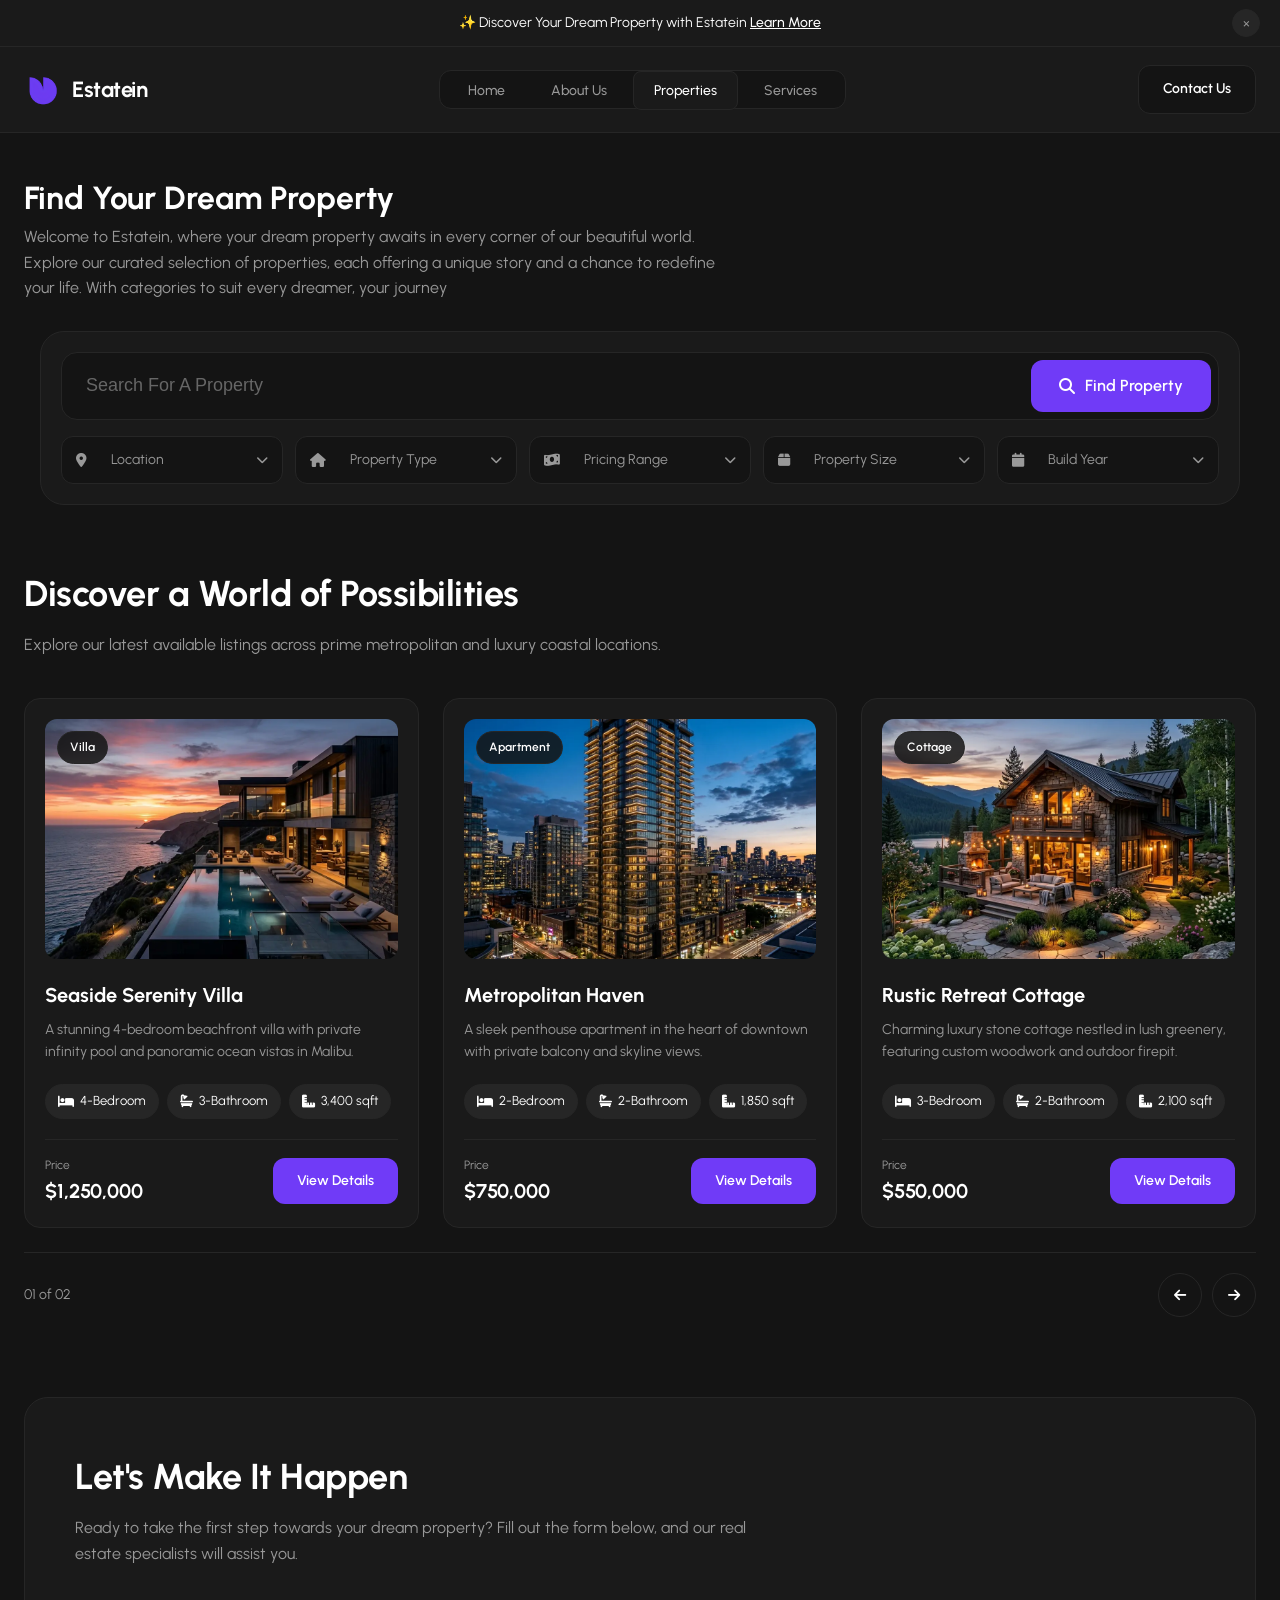
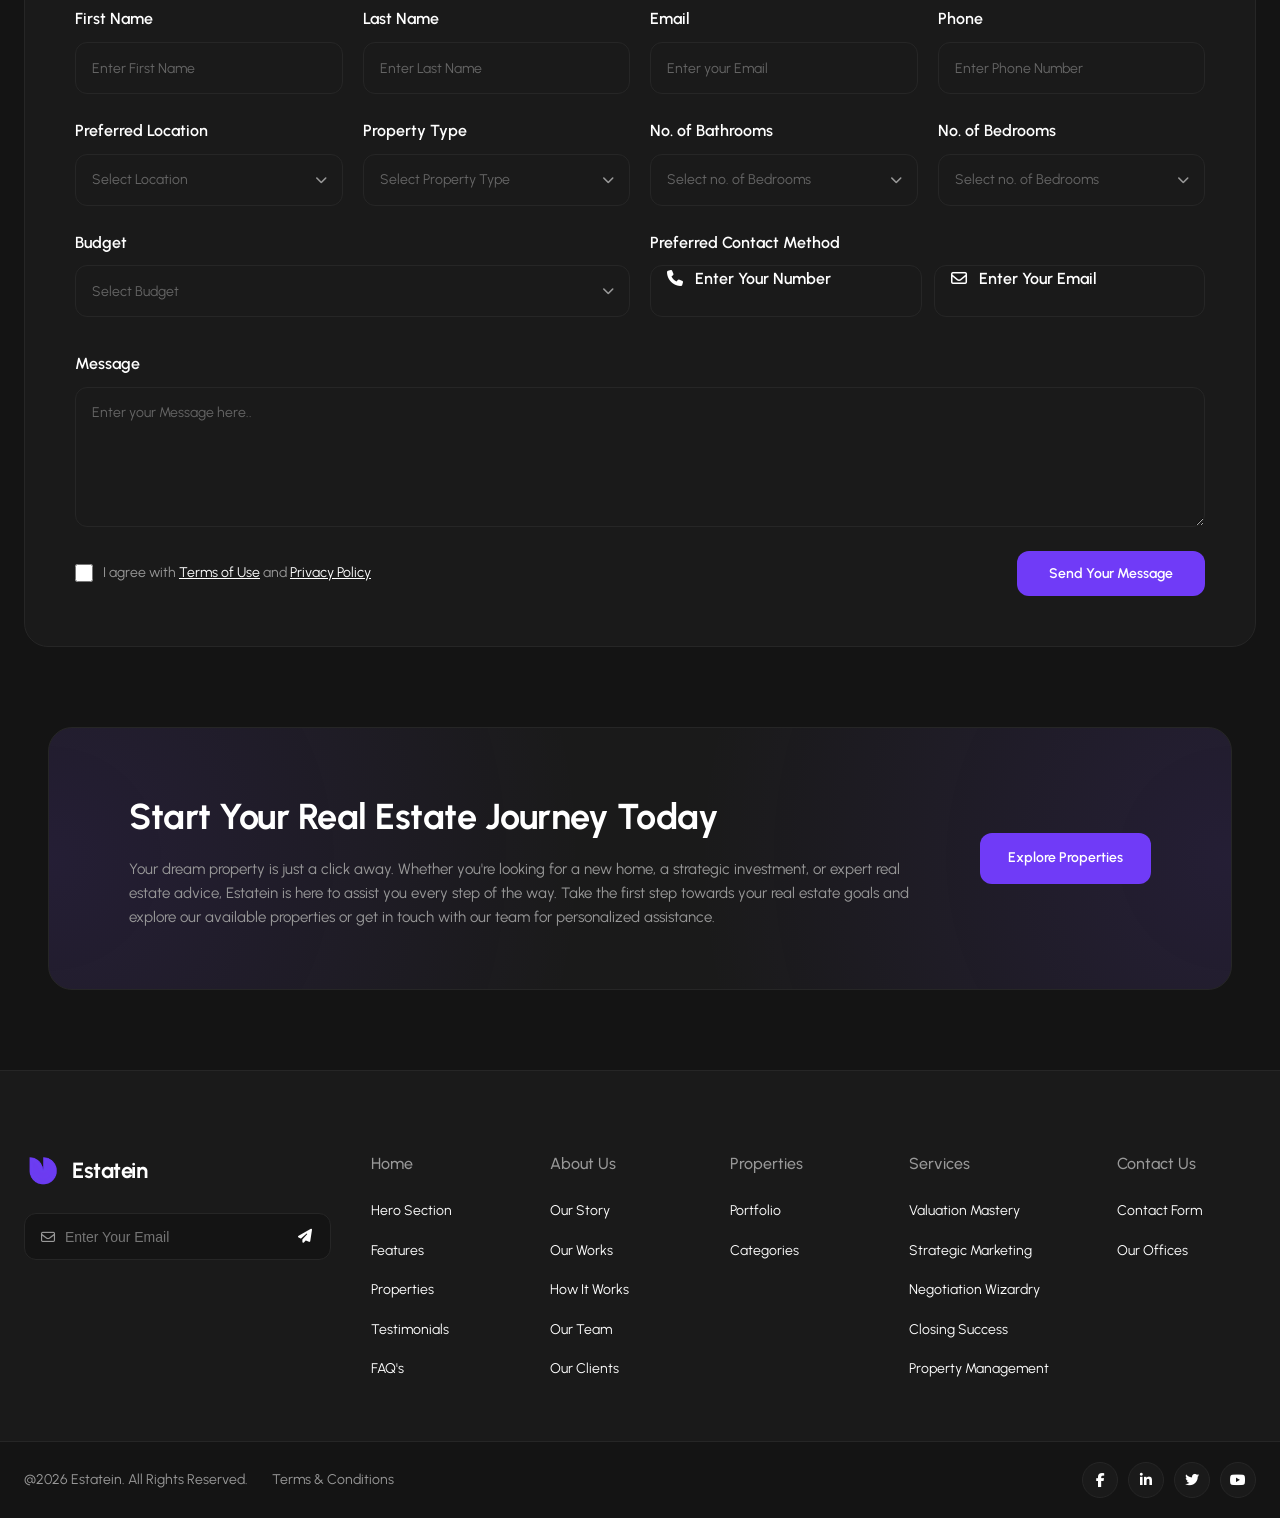
<file: properties.html>
<!DOCTYPE html>
<html lang="en">
<head>
    <meta charset="UTF-8">
    <meta name="viewport" content="width=device-width, initial-scale=1.0">
    <title>Find Luxury Properties & Real Estate Listings - Estatein</title>
    <meta name="description" content="Explore our extensive portfolio of coastal villas, metropolitan penthouses, rustic retreats, and luxury real estate properties for sale.">
    <meta name="keywords" content="Properties, Luxury Villas, Real Estate Catalog, Malibu Houses, Estatein">
    <meta property="og:title" content="Find Luxury Properties & Real Estate Listings - Estatein">
    <meta property="og:description" content="Explore our extensive portfolio of coastal villas, metropolitan penthouses, rustic retreats, and luxury real estate properties for sale.">
    <meta property="og:type" content="website">

    <link rel="preconnect" href="https://fonts.googleapis.com">
    <link rel="preconnect" href="https://fonts.gstatic.com" crossorigin>
    <link href="https://fonts.googleapis.com/css2?family=Urbanist:wght@300;400;500;600;700;800&display=swap" rel="stylesheet">
    <link rel="stylesheet" href="https://cdnjs.cloudflare.com/ajax/libs/font-awesome/6.4.0/css/all.min.css">
    <link rel="stylesheet" href="style.css">
    <link rel="stylesheet" href="assets/css/main.css">
</head>
<body>
<div class="announcement-bar">
    <span>✨ Discover Your Dream Property with Estatein <a href="properties.html">Learn More</a></span>
    <button class="dismiss-btn">&times;</button>
</div>

<header class="site-header">
    <div class="header-container">
        <a href="index.html" class="site-brand">
            <img src="assets/images/estatein-logo.png" alt="Estatein Logo" class="brand-logo-img">
            <span>Estatein</span>
        </a>
        <nav class="main-navigation">
            <ul class="nav-links">
                <li><a href="index.html">Home</a></li>
                <li><a href="about.html">About Us</a></li>
                <li><a href="properties.html" class="active">Properties</a></li>
                <li><a href="services.html">Services</a></li>
            </ul>
        </nav>
        <div class="header-actions">
            <a href="contact.html" class="btn btn-secondary">Contact Us</a>
            <button class="mobile-menu-toggle"><i class="fa-solid fa-bars"></i></button>
        </div>
    </div>
</header>

<main class="section-wrapper" style="padding-top: 40px;">
    <!-- Section 1: Hero Header & Filters -->
    <div class="section-header" style="margin-bottom: 30px;">
        <div class="section-title-group">
            <h1>Find Your Dream Property</h1>
            <p>Welcome to Estatein, where your dream property awaits in every corner of our beautiful world. Explore our curated selection of properties, each offering a unique story and a chance to redefine your life. With categories to suit every dreamer, your journey</p>
        </div>
    </div>

    <!-- Filter Search Container Box -->
    <div class="property-search-container">
        <!-- Search Input Bar (Row 1) -->
        <div class="search-input-row">
            <input type="text" id="property-keyword-search" class="search-main-input" placeholder="Search For A Property">
            <button class="btn btn-primary search-btn"><i class="fa-solid fa-magnifying-glass"></i> <span class="search-btn-text">Find Property</span></button>
        </div>

        <!-- Filter Dropdowns (Row 2) -->
        <div class="filter-dropdowns-row">
            <div class="filter-select-wrapper">
                <i class="fa-solid fa-location-dot filter-icon"></i>
                <select class="filter-select">
                    <option value="all">Location</option>
                    <option value="malibu">Malibu</option>
                    <option value="downtown">Downtown</option>
                </select>
                <i class="fa-solid fa-chevron-down arrow-icon"></i>
            </div>

            <div class="filter-select-wrapper">
                <i class="fa-solid fa-house filter-icon"></i>
                <select id="property-type-filter" class="filter-select">
                    <option value="all">Property Type</option>
                    <option value="villa">Villa</option>
                    <option value="apartment">Apartment</option>
                    <option value="cottage">Cottage</option>
                </select>
                <i class="fa-solid fa-chevron-down arrow-icon"></i>
            </div>

            <div class="filter-select-wrapper">
                <i class="fa-solid fa-money-bill-wave filter-icon"></i>
                <select id="property-price-filter" class="filter-select">
                    <option value="all">Pricing Range</option>
                    <option value="under-500k">Under $500,000</option>
                    <option value="500k-1m">$500,000 - $1,000,000</option>
                    <option value="above-1m">Above $1,000,000</option>
                </select>
                <i class="fa-solid fa-chevron-down arrow-icon"></i>
            </div>

            <div class="filter-select-wrapper">
                <i class="fa-solid fa-box filter-icon"></i>
                <select class="filter-select">
                    <option value="all">Property Size</option>
                    <option value="small">Under 2,000 sqft</option>
                    <option value="medium">2,000 - 3,500 sqft</option>
                    <option value="large">3,500+ sqft</option>
                </select>
                <i class="fa-solid fa-chevron-down arrow-icon"></i>
            </div>

            <div class="filter-select-wrapper">
                <i class="fa-solid fa-calendar filter-icon"></i>
                <select class="filter-select">
                    <option value="all">Build Year</option>
                    <option value="2024">2024</option>
                    <option value="2023">2023</option>
                    <option value="2022">2022</option>
                </select>
                <i class="fa-solid fa-chevron-down arrow-icon"></i>
            </div>
        </div>
    </div>

    <!-- Section 2: Discover a World of Possibilities -->
    <div class="section-header" style="margin-top: 60px;">
        <div class="section-title-group">
            <h2>Discover a World of Possibilities</h2>
            <p>Explore our latest available listings across prime metropolitan and luxury coastal locations.</p>
        </div>
    </div>

    <div class="properties-grid">
        <article class="property-card">
            <div class="property-image-container">
                <img src="assets/images/property-1.webp" alt="Seaside Serenity Villa">
                <span class="property-badge">Villa</span>
            </div>
            <div class="property-content">
                <h3 class="property-title">Seaside Serenity Villa</h3>
                <p class="property-description">A stunning 4-bedroom beachfront villa with private infinity pool and panoramic ocean vistas in Malibu.</p>
                <div class="property-features-row">
                    <span class="feature-pill"><i class="fa-solid fa-bed"></i> 4-Bedroom</span>
                    <span class="feature-pill"><i class="fa-solid fa-bath"></i> 3-Bathroom</span>
                    <span class="feature-pill"><i class="fa-solid fa-ruler-combined"></i> 3,400 sqft</span>
                </div>
                <div class="property-footer">
                    <div class="property-price-block">
                        <span class="price-label">Price</span>
                        <span class="price-val">$1,250,000</span>
                    </div>
                    <a href="property-details.html" class="btn btn-primary">View Details</a>
                </div>
            </div>
        </article>

        <article class="property-card">
            <div class="property-image-container">
                <img src="assets/images/property-2.webp" alt="Metropolitan Haven">
                <span class="property-badge">Apartment</span>
            </div>
            <div class="property-content">
                <h3 class="property-title">Metropolitan Haven</h3>
                <p class="property-description">A sleek penthouse apartment in the heart of downtown with private balcony and skyline views.</p>
                <div class="property-features-row">
                    <span class="feature-pill"><i class="fa-solid fa-bed"></i> 2-Bedroom</span>
                    <span class="feature-pill"><i class="fa-solid fa-bath"></i> 2-Bathroom</span>
                    <span class="feature-pill"><i class="fa-solid fa-ruler-combined"></i> 1,850 sqft</span>
                </div>
                <div class="property-footer">
                    <div class="property-price-block">
                        <span class="price-label">Price</span>
                        <span class="price-val">$750,000</span>
                    </div>
                    <a href="property-details.html" class="btn btn-primary">View Details</a>
                </div>
            </div>
        </article>

        <!-- Property 3 -->
        <article class="property-card">
            <div class="property-image-container">
                <img src="assets/images/property-3.webp" alt="Rustic Retreat Cottage">
                <span class="property-badge">Cottage</span>
            </div>
            <div class="property-content">
                <h3 class="property-title">Rustic Retreat Cottage</h3>
                <p class="property-description">Charming luxury stone cottage nestled in lush greenery, featuring custom woodwork and outdoor firepit.</p>
                <div class="property-features-row">
                    <span class="feature-pill"><i class="fa-solid fa-bed"></i> 3-Bedroom</span>
                    <span class="feature-pill"><i class="fa-solid fa-bath"></i> 2-Bathroom</span>
                    <span class="feature-pill"><i class="fa-solid fa-ruler-combined"></i> 2,100 sqft</span>
                </div>
                <div class="property-footer">
                    <div class="property-price-block">
                        <span class="price-label">Price</span>
                        <span class="price-val">$550,000</span>
                    </div>
                    <a href="property-details.html" class="btn btn-primary">View Details</a>
                </div>
            </div>
        </article>

        <!-- Property 4 -->
        <article class="property-card">
            <div class="property-image-container">
                <img src="assets/images/property-1.webp" alt="Coastal Horizon Manor">
                <span class="property-badge">Villa</span>
            </div>
            <div class="property-content">
                <h3 class="property-title">Coastal Horizon Manor</h3>
                <p class="property-description">Modern 5-bedroom luxury estate featuring private infinity pool, sunset deck, and direct beach access.</p>
                <div class="property-features-row">
                    <span class="feature-pill"><i class="fa-solid fa-bed"></i> 5-Bedroom</span>
                    <span class="feature-pill"><i class="fa-solid fa-bath"></i> 4-Bathroom</span>
                    <span class="feature-pill"><i class="fa-solid fa-ruler-combined"></i> 4,200 sqft</span>
                </div>
                <div class="property-footer">
                    <div class="property-price-block">
                        <span class="price-label">Price</span>
                        <span class="price-val">$2,100,000</span>
                    </div>
                    <a href="property-details.html" class="btn btn-primary">View Details</a>
                </div>
            </div>
        </article>

        <!-- Property 5 -->
        <article class="property-card">
            <div class="property-image-container">
                <img src="assets/images/property-2.webp" alt="Urban Heights Penthouse">
                <span class="property-badge">Apartment</span>
            </div>
            <div class="property-content">
                <h3 class="property-title">Urban Heights Penthouse</h3>
                <p class="property-description">Contemporary glass penthouse with panoramic city views, private elevator, and rooftop lounge.</p>
                <div class="property-features-row">
                    <span class="feature-pill"><i class="fa-solid fa-bed"></i> 3-Bedroom</span>
                    <span class="feature-pill"><i class="fa-solid fa-bath"></i> 3-Bathroom</span>
                    <span class="feature-pill"><i class="fa-solid fa-ruler-combined"></i> 2,800 sqft</span>
                </div>
                <div class="property-footer">
                    <div class="property-price-block">
                        <span class="price-label">Price</span>
                        <span class="price-val">$1,450,000</span>
                    </div>
                    <a href="property-details.html" class="btn btn-primary">View Details</a>
                </div>
            </div>
        </article>

        <!-- Property 6 -->
        <article class="property-card">
            <div class="property-image-container">
                <img src="assets/images/property-3.webp" alt="Alpine Timber Chalet">
                <span class="property-badge">Cottage</span>
            </div>
            <div class="property-content">
                <h3 class="property-title">Alpine Timber Chalet</h3>
                <p class="property-description">Secluded mountain retreat with heated stone floors, floor-to-ceiling glass, and forest views.</p>
                <div class="property-features-row">
                    <span class="feature-pill"><i class="fa-solid fa-bed"></i> 4-Bedroom</span>
                    <span class="feature-pill"><i class="fa-solid fa-bath"></i> 3-Bathroom</span>
                    <span class="feature-pill"><i class="fa-solid fa-ruler-combined"></i> 3,100 sqft</span>
                </div>
                <div class="property-footer">
                    <div class="property-price-block">
                        <span class="price-label">Price</span>
                        <span class="price-val">$980,000</span>
                    </div>
                    <a href="property-details.html" class="btn btn-primary">View Details</a>
                </div>
            </div>
        </article>
    </div>

    <!-- Section Footer Navigation -->
    <div class="section-footer-nav">
        <div class="pagination-controls-wrapper">
            <button class="page-btn prev-btn" aria-label="Previous"><i class="fa-solid fa-arrow-left"></i></button>
            <span class="pagination-info">01 of 02</span>
            <button class="page-btn next-btn" aria-label="Next"><i class="fa-solid fa-arrow-right"></i></button>
        </div>
    </div>

    <!-- Section 3: Let's Make It Happen -->
    <div class="inquiry-form-container" style="background: var(--bg-card); border: 1px solid var(--border-color); padding: 50px; border-radius: var(--radius-xl); margin-top: 80px; margin-bottom: 80px;">
        <div class="section-title-group" style="margin-bottom: 40px;">
            <h2>Let's Make It Happen</h2>
            <p>Ready to take the first step towards your dream property? Fill out the form below, and our real estate specialists will assist you.</p>
        </div>

        <form>
            <!-- Row 1: 4 Inputs -->
            <div class="form-grid-4">
                <div class="form-group">
                    <label>First Name</label>
                    <input type="text" class="form-control" placeholder="Enter First Name" required>
                </div>
                <div class="form-group">
                    <label>Last Name</label>
                    <input type="text" class="form-control" placeholder="Enter Last Name" required>
                </div>
                <div class="form-group">
                    <label>Email</label>
                    <input type="email" class="form-control" placeholder="Enter your Email" required>
                </div>
                <div class="form-group">
                    <label>Phone</label>
                    <input type="tel" class="form-control" placeholder="Enter Phone Number">
                </div>
            </div>

            <!-- Row 2: 4 Selects -->
            <div class="form-grid-4">
                <div class="form-group">
                    <label>Preferred Location</label>
                    <div class="form-select-wrapper">
                        <select class="form-control">
                            <option>Select Location</option>
                            <option>Malibu, California</option>
                            <option>Downtown Los Angeles</option>
                            <option>Miami, Florida</option>
                        </select>
                        <i class="fa-solid fa-chevron-down arrow-icon"></i>
                    </div>
                </div>
                <div class="form-group">
                    <label>Property Type</label>
                    <div class="form-select-wrapper">
                        <select class="form-control">
                            <option>Select Property Type</option>
                            <option>Villa</option>
                            <option>Apartment</option>
                            <option>Cottage</option>
                        </select>
                        <i class="fa-solid fa-chevron-down arrow-icon"></i>
                    </div>
                </div>
                <div class="form-group">
                    <label>No. of Bathrooms</label>
                    <div class="form-select-wrapper">
                        <select class="form-control">
                            <option>Select no. of Bedrooms</option>
                            <option>1 Bathroom</option>
                            <option>2 Bathrooms</option>
                            <option>3+ Bathrooms</option>
                        </select>
                        <i class="fa-solid fa-chevron-down arrow-icon"></i>
                    </div>
                </div>
                <div class="form-group">
                    <label>No. of Bedrooms</label>
                    <div class="form-select-wrapper">
                        <select class="form-control">
                            <option>Select no. of Bedrooms</option>
                            <option>1 Bedroom</option>
                            <option>2 Bedrooms</option>
                            <option>3+ Bedrooms</option>
                        </select>
                        <i class="fa-solid fa-chevron-down arrow-icon"></i>
                    </div>
                </div>
            </div>

            <!-- Row 3: Budget + Preferred Contact Method -->
            <div class="form-grid-2-2">
                <div class="form-group">
                    <label>Budget</label>
                    <div class="form-select-wrapper">
                        <select class="form-control">
                            <option>Select Budget</option>
                            <option>$300k - $500k</option>
                            <option>$500k - $1M</option>
                            <option>$1M - $3M</option>
                            <option>$3M+</option>
                        </select>
                        <i class="fa-solid fa-chevron-down arrow-icon"></i>
                    </div>
                </div>
                <div class="form-group">
                    <label>Preferred Contact Method</label>
                    <div class="contact-method-group">
                        <label class="contact-method-pill active">
                            <span><i class="fa-solid fa-phone" style="margin-right: 8px;"></i> Enter Your Number</span>
                            <input type="radio" name="contact_method" checked>
                            <span class="radio-dot"></span>
                        </label>
                        <label class="contact-method-pill">
                            <span><i class="fa-regular fa-envelope" style="margin-right: 8px;"></i> Enter Your Email</span>
                            <input type="radio" name="contact_method">
                            <span class="radio-dot"></span>
                        </label>
                    </div>
                </div>
            </div>

            <!-- Row 4: Message -->
            <div class="form-group">
                <label>Message</label>
                <textarea class="form-control" rows="5" placeholder="Enter your Message here.."></textarea>
            </div>

            <!-- Row 5: Footer -->
            <div class="form-footer-row">
                <label class="terms-checkbox">
                    <input type="checkbox" required>
                    <span>I agree with <a href="#">Terms of Use</a> and <a href="#">Privacy Policy</a></span>
                </label>
                <button type="submit" class="btn btn-primary" style="padding: 14px 32px;">Send Your Message</button>
            </div>
        </form>
    </div>
    <!-- CTA Section -->
    <section class="cta-section">
        <div class="cta-box">
            <div class="cta-content">
                <h2>Start Your Real Estate Journey Today</h2>
                <p>Your dream property is just a click away. Whether you're looking for a new home, a strategic investment, or expert real estate advice, Estatein is here to assist you every step of the way. Take the first step towards your real estate goals and explore our available properties or get in touch with our team for personalized assistance.</p>
            </div>
            <a href="properties.html" class="btn btn-primary">Explore Properties</a>
        </div>
    </section>

</main>

<footer class="site-footer">
    <div class="footer-container">
        <div class="footer-main-grid">
            <div class="footer-brand-col">
                <a href="index.html" class="site-brand">
                    <img src="assets/images/estatein-logo.png" alt="Estatein Logo" class="brand-logo-img">
                    <span>Estatein</span>
                </a>
                <form class="footer-newsletter-box">
                    <i class="fa-regular fa-envelope"></i>
                    <input type="email" placeholder="Enter Your Email" required>
                    <button type="submit" aria-label="Send"><i class="fa-solid fa-paper-plane"></i></button>
                </form>
            </div>
            <div class="footer-column">
                <h4>Home</h4>
                <ul>
                    <li><a href="index.html#hero">Hero Section</a></li>
                    <li><a href="index.html#features">Features</a></li>
                    <li><a href="index.html#properties">Properties</a></li>
                    <li><a href="index.html#testimonials">Testimonials</a></li>
                    <li><a href="index.html#faq">FAQ's</a></li>
                </ul>
            </div>
            <div class="footer-column">
                <h4>About Us</h4>
                <ul>
                    <li><a href="about.html">Our Story</a></li>
                    <li><a href="about.html">Our Works</a></li>
                    <li><a href="about.html">How It Works</a></li>
                    <li><a href="about.html">Our Team</a></li>
                    <li><a href="about.html">Our Clients</a></li>
                </ul>
            </div>
            <div class="footer-column">
                <h4>Properties</h4>
                <ul>
                    <li><a href="properties.html">Portfolio</a></li>
                    <li><a href="properties.html">Categories</a></li>
                </ul>
                <div class="footer-contact-mobile" style="display:none;">
                    <h4>Contact Us</h4>
                    <ul>
                        <li><a href="contact.html">Contact Form</a></li>
                        <li><a href="contact.html">Our Offices</a></li>
                    </ul>
                </div>
            </div>
            <div class="footer-column">
                <h4>Services</h4>
                <ul>
                    <li><a href="services.html">Valuation Mastery</a></li>
                    <li><a href="services.html">Strategic Marketing</a></li>
                    <li><a href="services.html">Negotiation Wizardry</a></li>
                    <li><a href="services.html">Closing Success</a></li>
                    <li><a href="services.html">Property Management</a></li>
                </ul>
            </div>
            <div class="footer-column">
                <h4>Contact Us</h4>
                <ul>
                    <li><a href="contact.html">Contact Form</a></li>
                    <li><a href="contact.html">Our Offices</a></li>
                </ul>
            </div>
        </div>
    </div>
    <div class="footer-bottom-bar">
        <div class="footer-bottom-container">
            <div class="footer-bottom-left">
                <span>@2026 Estatein. All Rights Reserved.</span>
                <a href="#">Terms &amp; Conditions</a>
            </div>
            <div class="social-links">
                <a href="#" class="social-icon-btn" aria-label="Facebook"><i class="fa-brands fa-facebook-f"></i></a>
                <a href="#" class="social-icon-btn" aria-label="LinkedIn"><i class="fa-brands fa-linkedin-in"></i></a>
                <a href="#" class="social-icon-btn" aria-label="Twitter"><i class="fa-brands fa-twitter"></i></a>
                <a href="#" class="social-icon-btn" aria-label="YouTube"><i class="fa-brands fa-youtube"></i></a>
            </div>
        </div>
    </div>
</footer>
<script src="assets/js/main.js"></script>
</body>
</html>
</file>
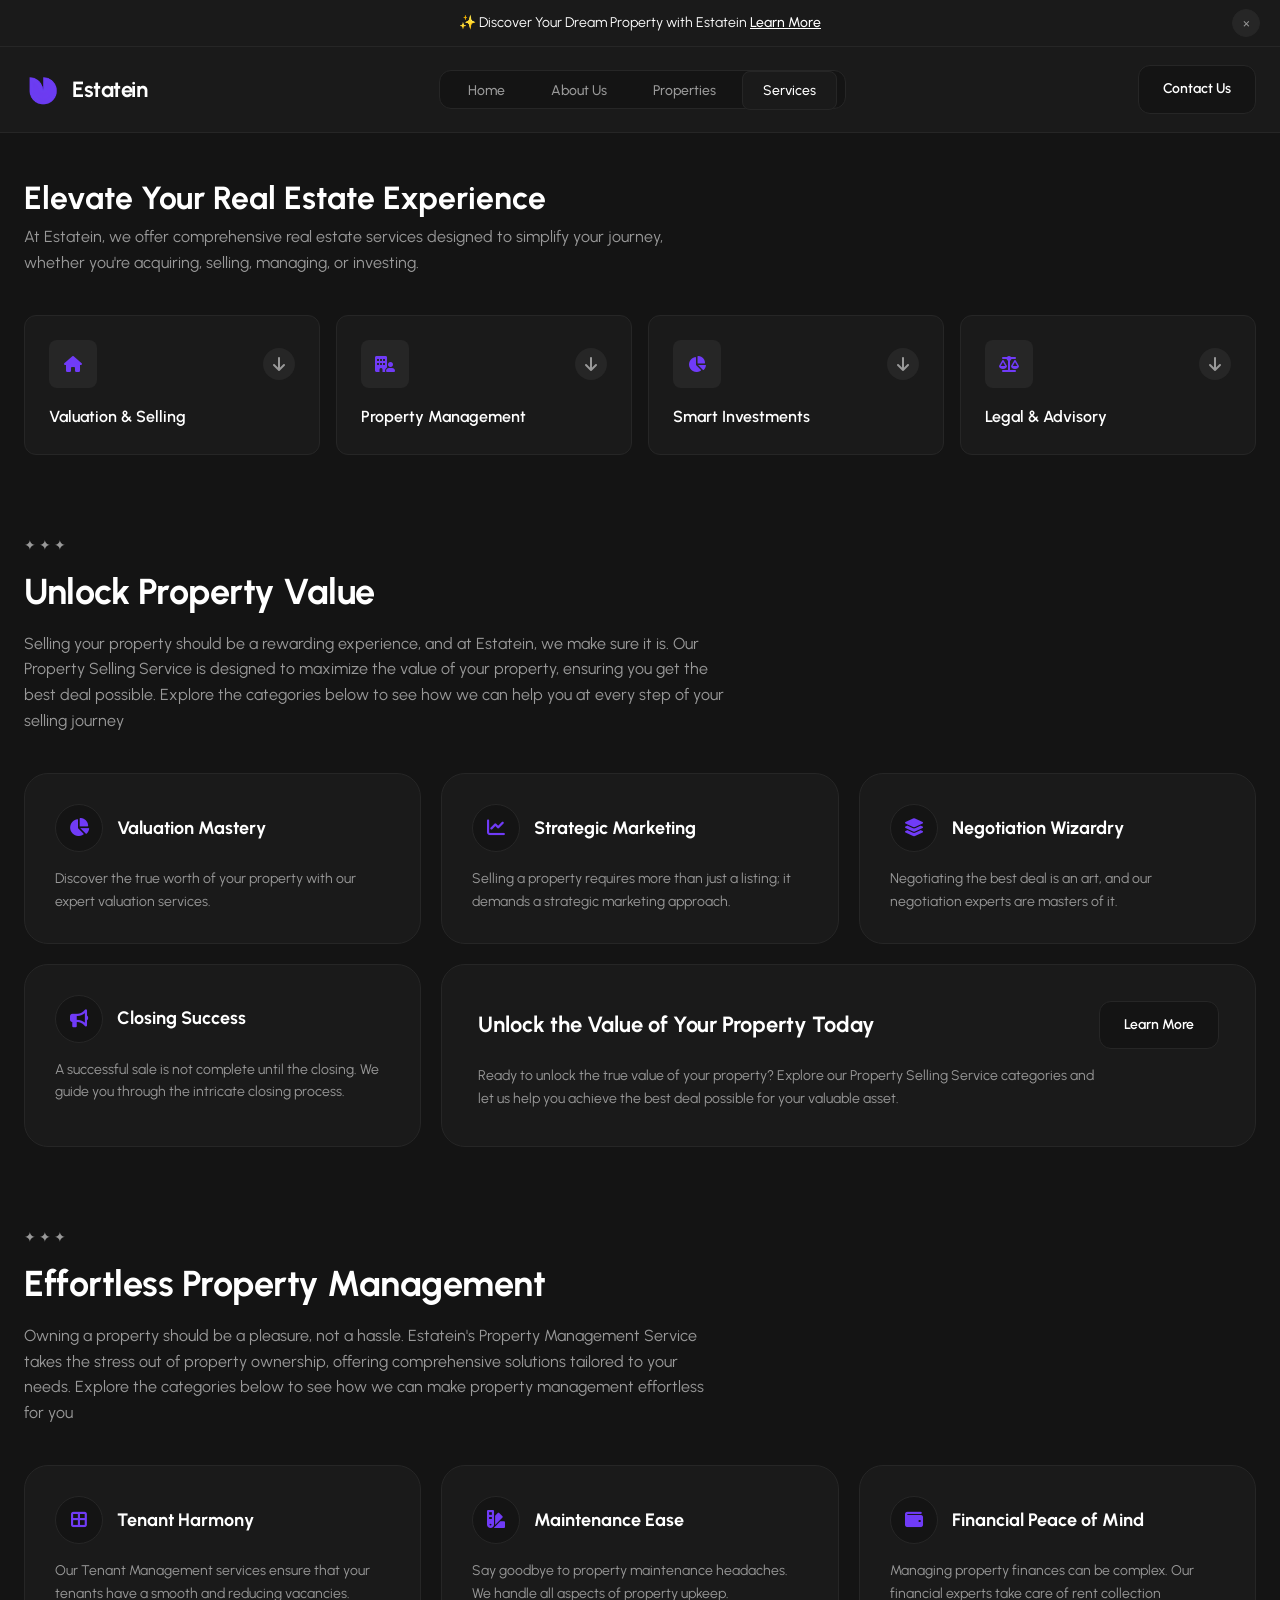
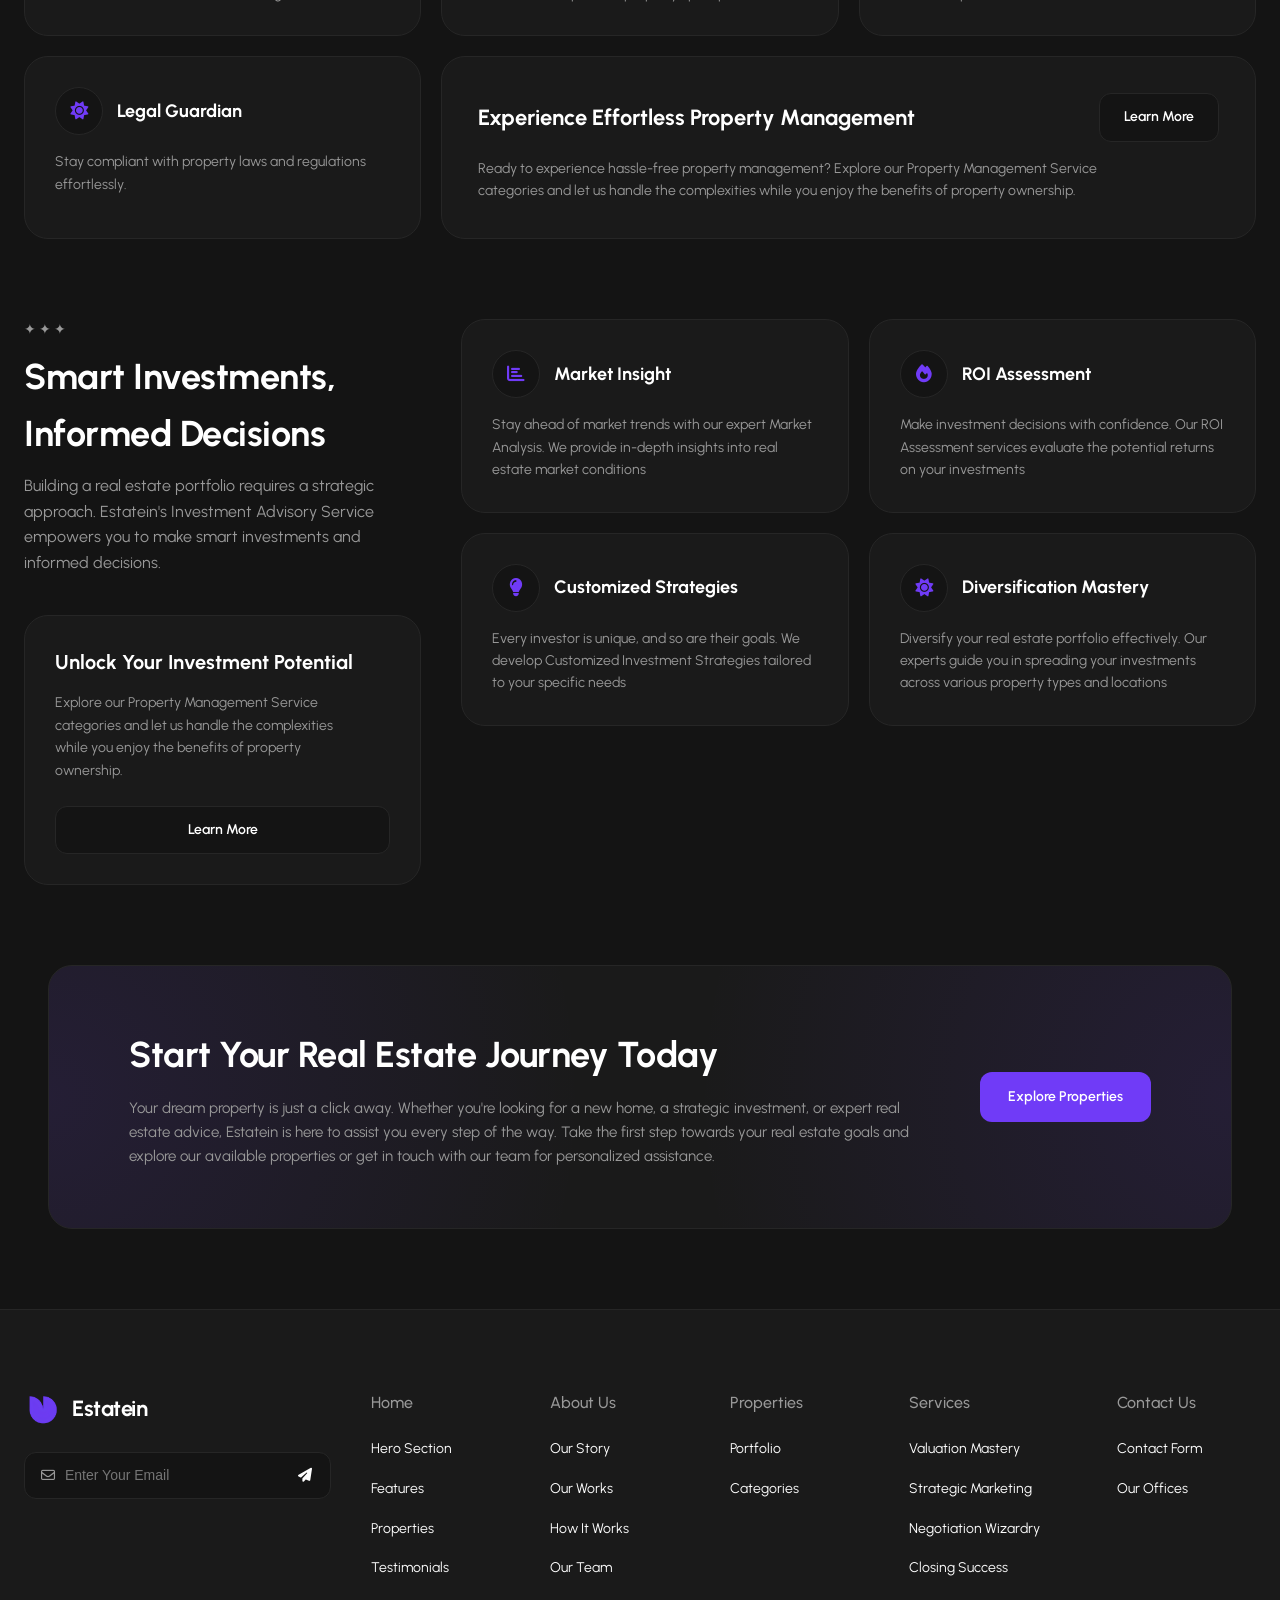
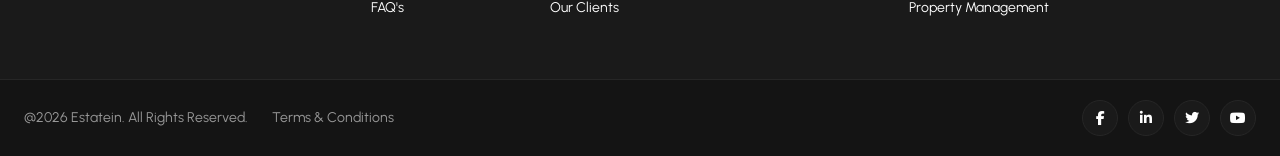
<file: services.html>
<!DOCTYPE html>
<html lang="en">
<head>
    <meta charset="UTF-8">
    <meta name="viewport" content="width=device-width, initial-scale=1.0">
    <title>Property Valuation, Marketing & Management Services - Estatein</title>
    <meta name="description" content="Discover Estatein's comprehensive real estate services including valuation mastery, strategic marketing, negotiation wizardry, and property management.">
    <meta name="keywords" content="Property Valuation, Real Estate Marketing, Property Management, Investment Advisory, Estatein">
    <meta property="og:title" content="Property Valuation, Marketing & Management Services - Estatein">
    <meta property="og:description" content="Discover Estatein's comprehensive real estate services including valuation mastery, strategic marketing, negotiation wizardry, and property management.">

    <link rel="preconnect" href="https://fonts.googleapis.com">
    <link rel="preconnect" href="https://fonts.gstatic.com" crossorigin>
    <link href="https://fonts.googleapis.com/css2?family=Urbanist:wght@300;400;500;600;700;800&display=swap" rel="stylesheet">
    <link rel="stylesheet" href="https://cdnjs.cloudflare.com/ajax/libs/font-awesome/6.4.0/css/all.min.css">
    <link rel="stylesheet" href="style.css">
    <link rel="stylesheet" href="assets/css/main.css">
</head>
<body>
<div class="announcement-bar">
    <span>✨ Discover Your Dream Property with Estatein <a href="properties.html">Learn More</a></span>
    <button class="dismiss-btn">&times;</button>
</div>

<header class="site-header">
    <div class="header-container">
        <a href="index.html" class="site-brand">
            <img src="assets/images/estatein-logo.png" alt="Estatein Logo" class="brand-logo-img">
            <span>Estatein</span>
        </a>
        <nav class="main-navigation">
            <ul class="nav-links">
                <li><a href="index.html">Home</a></li>
                <li><a href="about.html">About Us</a></li>
                <li><a href="properties.html">Properties</a></li>
                <li><a href="services.html" class="active">Services</a></li>
            </ul>
        </nav>
        <div class="header-actions">
            <a href="contact.html" class="btn btn-secondary">Contact Us</a>
            <button class="mobile-menu-toggle"><i class="fa-solid fa-bars"></i></button>
        </div>
    </div>
</header>

<main class="section-wrapper" style="padding-top: 40px;">
    <!-- 1. Hero Header -->
    <div class="section-header">
        <div class="section-title-group">
            <h1>Elevate Your Real Estate Experience</h1>
            <p>At Estatein, we offer comprehensive real estate services designed to simplify your journey, whether you're acquiring, selling, managing, or investing.</p>
        </div>
    </div>

    <div class="feature-strip-grid" style="margin-bottom: 80px;">
        <div class="feature-card">
            <div class="feature-card-header">
                <div class="feature-icon"><i class="fa-solid fa-house"></i></div>
                <a href="#selling" class="feature-arrow"><i class="fa-solid fa-arrow-down"></i></a>
            </div>
            <h3 class="feature-title">Valuation &amp; Selling</h3>
        </div>

        <div class="feature-card">
            <div class="feature-card-header">
                <div class="feature-icon"><i class="fa-solid fa-building-user"></i></div>
                <a href="#management" class="feature-arrow"><i class="fa-solid fa-arrow-down"></i></a>
            </div>
            <h3 class="feature-title">Property Management</h3>
        </div>

        <div class="feature-card">
            <div class="feature-card-header">
                <div class="feature-icon"><i class="fa-solid fa-chart-pie"></i></div>
                <a href="#investments" class="feature-arrow"><i class="fa-solid fa-arrow-down"></i></a>
            </div>
            <h3 class="feature-title">Smart Investments</h3>
        </div>

        <div class="feature-card">
            <div class="feature-card-header">
                <div class="feature-icon"><i class="fa-solid fa-scale-balanced"></i></div>
                <a href="#advisory" class="feature-arrow"><i class="fa-solid fa-arrow-down"></i></a>
            </div>
            <h3 class="feature-title">Legal &amp; Advisory</h3>
        </div>
    </div>

    <!-- 2. Unlock Property Value -->
    <section id="selling" style="margin-bottom: 80px;">
        <div class="section-header">
            <div class="section-title-group">
                <div style="color: var(--text-muted); font-size: 14px; margin-bottom: 6px;">✦ ✦ ✦</div>
                <h2>Unlock Property Value</h2>
                <p>Selling your property should be a rewarding experience, and at Estatein, we make sure it is. Our Property Selling Service is designed to maximize the value of your property, ensuring you get the best deal possible. Explore the categories below to see how we can help you at every step of your selling journey</p>
            </div>
        </div>

        <div class="services-5grid">
            <div class="service-card">
                <div class="service-card-header">
                    <div class="service-icon-circle"><i class="fa-solid fa-chart-pie"></i></div>
                    <h3>Valuation Mastery</h3>
                </div>
                <p>Discover the true worth of your property with our expert valuation services.</p>
            </div>

            <div class="service-card">
                <div class="service-card-header">
                    <div class="service-icon-circle"><i class="fa-solid fa-chart-line"></i></div>
                    <h3>Strategic Marketing</h3>
                </div>
                <p>Selling a property requires more than just a listing; it demands a strategic marketing approach.</p>
            </div>

            <div class="service-card">
                <div class="service-card-header">
                    <div class="service-icon-circle"><i class="fa-solid fa-layer-group"></i></div>
                    <h3>Negotiation Wizardry</h3>
                </div>
                <p>Negotiating the best deal is an art, and our negotiation experts are masters of it.</p>
            </div>

            <div class="service-card">
                <div class="service-card-header">
                    <div class="service-icon-circle"><i class="fa-solid fa-bullhorn"></i></div>
                    <h3>Closing Success</h3>
                </div>
                <p>A successful sale is not complete until the closing. We guide you through the intricate closing process.</p>
            </div>

            <div class="service-banner-card">
                <div class="service-banner-header">
                    <h3>Unlock the Value of Your Property Today</h3>
                    <a href="contact.html" class="btn btn-secondary">Learn More</a>
                </div>
                <p>Ready to unlock the true value of your property? Explore our Property Selling Service categories and let us help you achieve the best deal possible for your valuable asset.</p>
            </div>
        </div>
    </section>

    <!-- 3. Effortless Property Management -->
    <section id="management" style="margin-bottom: 80px;">
        <div class="section-header">
            <div class="section-title-group">
                <div style="color: var(--text-muted); font-size: 14px; margin-bottom: 6px;">✦ ✦ ✦</div>
                <h2>Effortless Property Management</h2>
                <p>Owning a property should be a pleasure, not a hassle. Estatein's Property Management Service takes the stress out of property ownership, offering comprehensive solutions tailored to your needs. Explore the categories below to see how we can make property management effortless for you</p>
            </div>
        </div>

        <div class="services-5grid">
            <div class="service-card">
                <div class="service-card-header">
                    <div class="service-icon-circle"><i class="fa-solid fa-border-all"></i></div>
                    <h3>Tenant Harmony</h3>
                </div>
                <p>Our Tenant Management services ensure that your tenants have a smooth and reducing vacancies.</p>
            </div>

            <div class="service-card">
                <div class="service-card-header">
                    <div class="service-icon-circle"><i class="fa-solid fa-swatchbook"></i></div>
                    <h3>Maintenance Ease</h3>
                </div>
                <p>Say goodbye to property maintenance headaches. We handle all aspects of property upkeep.</p>
            </div>

            <div class="service-card">
                <div class="service-card-header">
                    <div class="service-icon-circle"><i class="fa-solid fa-wallet"></i></div>
                    <h3>Financial Peace of Mind</h3>
                </div>
                <p>Managing property finances can be complex. Our financial experts take care of rent collection</p>
            </div>

            <div class="service-card">
                <div class="service-card-header">
                    <div class="service-icon-circle"><i class="fa-solid fa-sun"></i></div>
                    <h3>Legal Guardian</h3>
                </div>
                <p>Stay compliant with property laws and regulations effortlessly.</p>
            </div>

            <div class="service-banner-card">
                <div class="service-banner-header">
                    <h3>Experience Effortless Property Management</h3>
                    <a href="contact.html" class="btn btn-secondary">Learn More</a>
                </div>
                <p>Ready to experience hassle-free property management? Explore our Property Management Service categories and let us handle the complexities while you enjoy the benefits of property ownership.</p>
            </div>
        </div>
    </section>

    <!-- 4. Smart Investments, Informed Decisions -->
    <section id="investments" class="investments-layout-section" style="margin-bottom: 80px;">
        <div class="investments-left-col">
            <div class="section-title-group" style="margin-bottom: 30px;">
                <div style="color: var(--text-muted); font-size: 14px; margin-bottom: 6px;">✦ ✦ ✦</div>
                <h2>Smart Investments, Informed Decisions</h2>
                <p>Building a real estate portfolio requires a strategic approach. Estatein's Investment Advisory Service empowers you to make smart investments and informed decisions.</p>
            </div>

            <div class="service-banner-card investment-banner">
                <h3>Unlock Your Investment Potential</h3>
                <p style="margin-top: 14px; margin-bottom: 24px;">Explore our Property Management Service categories and let us handle the complexities while you enjoy the benefits of property ownership.</p>
                <a href="contact.html" class="btn btn-secondary" style="width: 100%; text-align: center; justify-content: center;">Learn More</a>
            </div>
        </div>

        <div class="investments-right-grid">
            <div class="service-card">
                <div class="service-card-header">
                    <div class="service-icon-circle"><i class="fa-solid fa-chart-bar"></i></div>
                    <h3>Market Insight</h3>
                </div>
                <p>Stay ahead of market trends with our expert Market Analysis. We provide in-depth insights into real estate market conditions</p>
            </div>

            <div class="service-card">
                <div class="service-card-header">
                    <div class="service-icon-circle"><i class="fa-solid fa-fire"></i></div>
                    <h3>ROI Assessment</h3>
                </div>
                <p>Make investment decisions with confidence. Our ROI Assessment services evaluate the potential returns on your investments</p>
            </div>

            <div class="service-card">
                <div class="service-card-header">
                    <div class="service-icon-circle"><i class="fa-solid fa-lightbulb"></i></div>
                    <h3>Customized Strategies</h3>
                </div>
                <p>Every investor is unique, and so are their goals. We develop Customized Investment Strategies tailored to your specific needs</p>
            </div>

            <div class="service-card">
                <div class="service-card-header">
                    <div class="service-icon-circle"><i class="fa-solid fa-sun"></i></div>
                    <h3>Diversification Mastery</h3>
                </div>
                <p>Diversify your real estate portfolio effectively. Our experts guide you in spreading your investments across various property types and locations</p>
            </div>
        </div>
    </section>

    <!-- CTA Section -->
    <section class="cta-section">
        <div class="cta-box">
            <div class="cta-content">
                <h2>Start Your Real Estate Journey Today</h2>
                <p>Your dream property is just a click away. Whether you're looking for a new home, a strategic investment, or expert real estate advice, Estatein is here to assist you every step of the way. Take the first step towards your real estate goals and explore our available properties or get in touch with our team for personalized assistance.</p>
            </div>
            <a href="properties.html" class="btn btn-primary">Explore Properties</a>
        </div>
    </section>

</main>

<footer class="site-footer">
    <div class="footer-container">
        <div class="footer-main-grid">
            <div class="footer-brand-col">
                <a href="index.html" class="site-brand">
                    <img src="assets/images/estatein-logo.png" alt="Estatein Logo" class="brand-logo-img">
                    <span>Estatein</span>
                </a>
                <form class="footer-newsletter-box">
                    <i class="fa-regular fa-envelope"></i>
                    <input type="email" placeholder="Enter Your Email" required>
                    <button type="submit" aria-label="Send"><i class="fa-solid fa-paper-plane"></i></button>
                </form>
            </div>
            <div class="footer-column">
                <h4>Home</h4>
                <ul>
                    <li><a href="index.html#hero">Hero Section</a></li>
                    <li><a href="index.html#features">Features</a></li>
                    <li><a href="index.html#properties">Properties</a></li>
                    <li><a href="index.html#testimonials">Testimonials</a></li>
                    <li><a href="index.html#faq">FAQ's</a></li>
                </ul>
            </div>
            <div class="footer-column">
                <h4>About Us</h4>
                <ul>
                    <li><a href="about.html">Our Story</a></li>
                    <li><a href="about.html">Our Works</a></li>
                    <li><a href="about.html">How It Works</a></li>
                    <li><a href="about.html">Our Team</a></li>
                    <li><a href="about.html">Our Clients</a></li>
                </ul>
            </div>
            <div class="footer-column">
                <h4>Properties</h4>
                <ul>
                    <li><a href="properties.html">Portfolio</a></li>
                    <li><a href="properties.html">Categories</a></li>
                </ul>
                <div class="footer-contact-mobile" style="display:none;">
                    <h4>Contact Us</h4>
                    <ul>
                        <li><a href="contact.html">Contact Form</a></li>
                        <li><a href="contact.html">Our Offices</a></li>
                    </ul>
                </div>
            </div>
            <div class="footer-column">
                <h4>Services</h4>
                <ul>
                    <li><a href="services.html">Valuation Mastery</a></li>
                    <li><a href="services.html">Strategic Marketing</a></li>
                    <li><a href="services.html">Negotiation Wizardry</a></li>
                    <li><a href="services.html">Closing Success</a></li>
                    <li><a href="services.html">Property Management</a></li>
                </ul>
            </div>
            <div class="footer-column">
                <h4>Contact Us</h4>
                <ul>
                    <li><a href="contact.html">Contact Form</a></li>
                    <li><a href="contact.html">Our Offices</a></li>
                </ul>
            </div>
        </div>
    </div>
    <div class="footer-bottom-bar">
        <div class="footer-bottom-container">
            <div class="footer-bottom-left">
                <span>@2026 Estatein. All Rights Reserved.</span>
                <a href="#">Terms &amp; Conditions</a>
            </div>
            <div class="social-links">
                <a href="#" class="social-icon-btn" aria-label="Facebook"><i class="fa-brands fa-facebook-f"></i></a>
                <a href="#" class="social-icon-btn" aria-label="LinkedIn"><i class="fa-brands fa-linkedin-in"></i></a>
                <a href="#" class="social-icon-btn" aria-label="Twitter"><i class="fa-brands fa-twitter"></i></a>
                <a href="#" class="social-icon-btn" aria-label="YouTube"><i class="fa-brands fa-youtube"></i></a>
            </div>
        </div>
    </div>
</footer>
<script src="assets/js/main.js"></script>
</body>
</html>
</file>
<file: style.css>
/*
Theme Name: Estatein Custom Real Estate
Theme URI: https://estatein.example.com
Author: Antigravity WP Engineering
Author URI: https://antigravity.dev
Description: High-fidelity, luxury dark-theme custom WordPress theme built from Figma design specifications. Fully responsive, ACF & Custom Post Type ready.
Version: 1.0.0
License: GNU General Public License v2 or later
License URI: http://www.gnu.org/licenses/gpl-2.0.html
Text Domain: estatein
Tags: real-estate, custom-theme, dark-mode, responsive-layout, custom-post-types, acf
*/

/* CSS Reset & Variables */
:root {
    --bg-main: #141414;
    --bg-card: #1A1A1A;
    --bg-elevated: #262626;
    --bg-input: #141414;
    --border-color: #262626;
    --border-hover: #333333;
    --primary: #703BF7;
    --primary-hover: #5E2BE2;
    --primary-light: rgba(112, 59, 247, 0.12);
    --text-main: #FFFFFF;
    --text-muted: #999999;
    --text-dim: #666666;
    --star-gold: #FFE500;
    --font-heading: 'Urbanist', -apple-system, BlinkMacSystemFont, 'Segoe UI', Roboto, sans-serif;
    --font-body: 'Urbanist', -apple-system, BlinkMacSystemFont, 'Segoe UI', Roboto, sans-serif;
    --radius-sm: 8px;
    --radius-md: 12px;
    --radius-lg: 16px;
    --radius-xl: 24px;
    --radius-full: 9999px;
    --shadow-card: 0 10px 30px rgba(0, 0, 0, 0.3);
    --transition: all 0.25s cubic-bezier(0.4, 0, 0.2, 1);
}

*, *::before, *::after {
    box-sizing: border-box;
    margin: 0;
    padding: 0;
}

body {
    background-color: var(--bg-main);
    color: var(--text-main);
    font-family: var(--font-body);
    font-size: 16px;
    line-height: 1.6;
    -webkit-font-smoothing: antialiased;
    -moz-osx-font-smoothing: grayscale;
    overflow-x: hidden;
}

a {
    color: inherit;
    text-decoration: none;
    transition: var(--transition);
}

button {
    font-family: inherit;
    cursor: pointer;
    border: none;
    background: none;
    color: inherit;
}

img {
    max-width: 100%;
    height: auto;
    display: block;
}
</file>
<file: assets/css/main.css>
/* ==========================================================================
   Estatein WordPress Theme Main Stylesheet (Complete Design System)
   ========================================================================== */

/* --------------------------------------------------------------------------
   Top Announcement Bar
   -------------------------------------------------------------------------- */
.announcement-bar {
    background-color: var(--bg-card);
    border-bottom: 1px solid var(--border-color);
    padding: 12px 24px;
    text-align: center;
    font-size: 14px;
    color: var(--text-main);
    position: relative;
    display: flex;
    align-items: center;
    justify-content: center;
    gap: 12px;
}

.announcement-bar a {
    text-decoration: underline;
    color: var(--text-main);
    font-weight: 500;
}

.announcement-bar .dismiss-btn {
    position: absolute;
    right: 20px;
    top: 50%;
    transform: translateY(-50%);
    background: var(--bg-elevated);
    border: 1px solid var(--border-color);
    color: var(--text-muted);
    width: 28px;
    height: 28px;
    border-radius: var(--radius-full);
    display: flex;
    align-items: center;
    justify-content: center;
    font-size: 14px;
    transition: var(--transition);
}

.announcement-bar .dismiss-btn:hover {
    color: var(--text-main);
    background: var(--border-color);
}

/* --------------------------------------------------------------------------
   Header Navbar
   -------------------------------------------------------------------------- */
.site-header {
    background-color: var(--bg-card);
    border-bottom: 1px solid var(--border-color);
    position: sticky;
    top: 0;
    z-index: 1000;
    backdrop-filter: blur(10px);
}

.header-container {
    max-width: 1280px;
    margin: 0 auto;
    padding: 18px 24px;
    display: flex;
    align-items: center;
    justify-content: space-between;
}

.site-brand {
    display: flex;
    align-items: center;
    gap: 10px;
    font-size: 22px;
    font-weight: 700;
    letter-spacing: -0.5px;
}

.brand-icon,
.brand-logo-img {
    height: 38px !important;
    width: auto !important;
    max-height: 38px !important;
    object-fit: contain !important;
    display: inline-block !important;
}

.main-navigation {
    display: flex;
    align-items: center;
    gap: 10px;
}

.nav-links {
    display: flex;
    list-style: none;
    gap: 6px;
    background: var(--bg-main);
    padding: 6px 8px;
    border-radius: var(--radius-md);
    border: 1px solid var(--border-color);
}

.nav-links a {
    padding: 10px 20px;
    border-radius: var(--radius-sm);
    font-size: 14px;
    font-weight: 500;
    color: var(--text-muted);
}

.nav-links a:hover,
.nav-links a.active {
    color: var(--text-main);
    background: var(--bg-card);
    border: 1px solid var(--border-color);
}

.header-actions {
    display: flex;
    align-items: center;
    gap: 12px;
}

.btn {
    display: inline-flex;
    align-items: center;
    justify-content: center;
    gap: 8px;
    padding: 12px 24px;
    border-radius: var(--radius-md);
    font-size: 14px;
    font-weight: 600;
    transition: var(--transition);
    white-space: nowrap;
}

.btn-secondary {
    background: var(--bg-main);
    border: 1px solid var(--border-color);
    color: var(--text-main);
}

.btn-secondary:hover {
    background: var(--bg-elevated);
    border-color: var(--border-hover);
}

.btn-primary {
    background: var(--primary);
    color: var(--text-main);
}

.btn-primary:hover {
    background: var(--primary-hover);
    transform: translateY(-1px);
    box-shadow: 0 4px 15px rgba(112, 59, 247, 0.4);
}

.mobile-menu-toggle {
    display: none;
    font-size: 24px;
    color: var(--text-main);
    background: var(--bg-elevated);
    padding: 8px;
    border-radius: var(--radius-sm);
    border: 1px solid var(--border-color);
}

/* --------------------------------------------------------------------------
   Hero Section
   -------------------------------------------------------------------------- */
.hero-section {
    padding: 60px 24px;
    max-width: 1280px;
    margin: 0 auto;
}

.hero-grid {
    display: grid;
    grid-template-columns: 1fr 1fr;
    gap: 40px;
    align-items: center;
}

.hero-content h1 {
    font-size: 46px;
    line-height: 1.2;
    font-weight: 700;
    margin-bottom: 20px;
    letter-spacing: -1px;
}

.hero-content p {
    font-size: 16px;
    color: var(--text-muted);
    margin-bottom: 36px;
    max-width: 540px;
}

.hero-cta-group {
    display: flex;
    gap: 16px;
    margin-bottom: 48px;
}

.stats-grid {
    display: grid;
    grid-template-columns: repeat(3, 1fr);
    gap: 16px;
}

.stat-card {
    background: var(--bg-card);
    border: 1px solid var(--border-color);
    padding: 20px;
    border-radius: var(--radius-md);
}

.stat-number {
    font-size: 32px;
    font-weight: 700;
    color: var(--text-main);
    margin-bottom: 4px;
}

.stat-label {
    font-size: 14px;
    color: var(--text-muted);
}

.hero-image-wrapper {
    position: relative;
    border-radius: var(--radius-xl);
    overflow: hidden;
    border: 1px solid var(--border-color);
    background: var(--bg-card);
    height: 520px;
}

.hero-slide {
    position: absolute;
    top: 0;
    left: 0;
    width: 100%;
    height: 100%;
    object-fit: cover;
    display: block;
    opacity: 0;
    transition: opacity 1.2s cubic-bezier(0.4, 0, 0.2, 1);
    z-index: 1;
}

.hero-slide.active {
    opacity: 1;
    z-index: 2;
}

.hero-badge-circle {
    position: absolute;
    top: 24px;
    right: 24px;
    width: 110px;
    height: 110px;
    background: var(--bg-main);
    border: 1px solid var(--border-color);
    border-radius: var(--radius-full);
    display: flex;
    align-items: center;
    justify-content: center;
    box-shadow: var(--shadow-card);
    animation: spinSlow 20s linear infinite;
}

.hero-badge-circle svg {
    width: 70px;
    height: 70px;
    fill: var(--text-main);
}

@keyframes spinSlow {
    from { transform: rotate(0deg); }
    to { transform: rotate(360deg); }
}

/* --------------------------------------------------------------------------
   Feature Strip Cards
   -------------------------------------------------------------------------- */
.feature-strip {
    max-width: 1280px;
    margin: 20px auto 60px;
    padding: 0 24px;
}

.feature-strip-grid {
    display: grid;
    grid-template-columns: repeat(4, 1fr);
    gap: 16px;
}

.feature-card {
    background: var(--bg-card);
    border: 1px solid var(--border-color);
    padding: 24px;
    border-radius: var(--radius-md);
    position: relative;
    transition: var(--transition);
}

.feature-card:hover {
    border-color: var(--primary);
    transform: translateY(-3px);
}

.feature-card-header {
    display: flex;
    align-items: center;
    justify-content: space-between;
    margin-bottom: 16px;
}

.feature-icon {
    width: 48px;
    height: 48px;
    background: var(--bg-elevated);
    border-radius: var(--radius-sm);
    display: flex;
    align-items: center;
    justify-content: center;
    color: var(--primary);
}

.feature-arrow {
    width: 32px;
    height: 32px;
    border-radius: var(--radius-full);
    background: var(--bg-elevated);
    display: flex;
    align-items: center;
    justify-content: center;
    color: var(--text-muted);
}

.feature-card:hover .feature-arrow {
    background: var(--primary);
    color: var(--text-main);
}

.feature-title {
    font-size: 16px;
    font-weight: 600;
    color: var(--text-main);
}

/* --------------------------------------------------------------------------
   Section Layout Standards
   -------------------------------------------------------------------------- */
.section-wrapper {
    max-width: 1280px;
    margin: 0 auto 80px;
    padding: 0 24px;
}

.section-header {
    display: flex;
    align-items: flex-end;
    justify-content: space-between;
    margin-bottom: 40px;
}

.section-title-group h2 {
    font-size: 36px;
    font-weight: 700;
    margin-bottom: 10px;
    letter-spacing: -0.5px;
}

.section-title-group p {
    font-size: 16px;
    color: var(--text-muted);
    max-width: 700px;
}

/* --------------------------------------------------------------------------
   Property Cards & Grid
   -------------------------------------------------------------------------- */
.properties-grid {
    display: grid;
    grid-template-columns: repeat(3, 1fr);
    gap: 24px;
}

.property-card {
    background: var(--bg-card);
    border: 1px solid var(--border-color);
    border-radius: var(--radius-lg);
    padding: 20px;
    display: flex;
    flex-direction: column;
    transition: var(--transition);
}

.property-card:hover {
    border-color: var(--border-hover);
    box-shadow: var(--shadow-card);
}

.property-image-container {
    position: relative;
    border-radius: var(--radius-md);
    overflow: hidden;
    margin-bottom: 20px;
    height: 240px;
    min-height: 200px;
    background: #262626;
}

.property-image-container img {
    width: 100%;
    height: 100%;
    object-fit: cover;
    transition: transform 0.4s ease;
}

.property-card:hover .property-image-container img {
    transform: scale(1.04);
}

.property-badge {
    position: absolute;
    top: 12px;
    left: 12px;
    background: rgba(20, 20, 20, 0.85);
    backdrop-filter: blur(8px);
    border: 1px solid var(--border-color);
    padding: 6px 12px;
    border-radius: var(--radius-full);
    font-size: 12px;
    font-weight: 600;
    color: var(--text-main);
}

.property-content {
    display: flex;
    flex-direction: column;
    flex-grow: 1;
}

.property-title {
    font-size: 20px;
    font-weight: 700;
    margin-bottom: 8px;
}

.property-description {
    font-size: 14px;
    color: var(--text-muted);
    margin-bottom: 20px;
    display: -webkit-box;
    -webkit-line-clamp: 2;
    -webkit-box-orient: vertical;
    overflow: hidden;
}

.property-features-row {
    display: flex;
    gap: 8px;
    margin-bottom: 20px;
    flex-wrap: wrap;
}

.feature-pill {
    display: inline-flex;
    align-items: center;
    gap: 6px;
    background: var(--bg-elevated);
    border: 1px solid var(--border-color);
    padding: 6px 12px;
    border-radius: var(--radius-full);
    font-size: 13px;
    color: var(--text-main);
}

.property-footer {
    display: flex;
    align-items: center;
    justify-content: space-between;
    padding-top: 16px;
    border-top: 1px solid var(--border-color);
    margin-top: auto;
}

.property-price-block {
    display: flex;
    flex-direction: column;
}

.price-label {
    font-size: 12px;
    color: var(--text-muted);
}

.price-val {
    font-size: 20px;
    font-weight: 700;
    color: var(--text-main);
}

/* --------------------------------------------------------------------------
   Pagination Bar
   -------------------------------------------------------------------------- */
.pagination-row {
    display: flex;
    align-items: center;
    justify-content: space-between;
    padding-top: 30px;
    border-top: 1px solid var(--border-color);
    margin-top: 30px;
}

.pagination-info {
    font-size: 14px;
    color: var(--text-muted);
}

.pagination-controls {
    display: flex;
    align-items: center;
    gap: 10px;
}

.page-btn {
    width: 40px;
    height: 40px;
    border-radius: var(--radius-full);
    background: var(--bg-card);
    border: 1px solid var(--border-color);
    color: var(--text-main);
    display: flex;
    align-items: center;
    justify-content: center;
    transition: var(--transition);
}

.page-btn:hover {
    background: var(--primary);
    border-color: var(--primary);
}

/* --------------------------------------------------------------------------
   Testimonials Grid
   -------------------------------------------------------------------------- */
.faq-grid {
    display: grid;
    grid-template-columns: repeat(3, 1fr);
    gap: 24px;
}

.faq-card {
    background: var(--bg-card);
    border: 1px solid var(--border-color);
    padding: 40px;
    border-radius: var(--radius-lg);
    display: flex;
    flex-direction: column;
    justify-content: space-between;
}

.faq-card h3 {
    font-size: 20px;
    font-weight: 600;
    margin-bottom: 14px;
    line-height: 1.4;
}

.faq-card p {
    font-size: 14px;
    color: var(--text-muted);
    margin-bottom: 30px;
    flex-grow: 1;
    line-height: 1.6;
}

.faq-card .btn {
    align-self: flex-start;
    padding: 10px 20px;
    font-size: 14px;
    background: var(--bg-elevated);
    border: 1px solid var(--border-color);
}

.testimonials-grid {
    display: grid;
    grid-template-columns: repeat(3, 1fr);
    gap: 24px;
}

.testimonial-card {
    background: var(--bg-card);
    border: 1px solid var(--border-color);
    padding: 30px;
    border-radius: var(--radius-lg);
    display: flex;
    flex-direction: column;
}

.star-rating {
    display: flex;
    gap: 4px;
    margin-bottom: 16px;
    color: var(--star-gold);
    font-size: 16px;
}

.testimonial-title {
    font-size: 18px;
    font-weight: 700;
    margin-bottom: 12px;
}

.testimonial-text {
    font-size: 14px;
    color: var(--text-muted);
    margin-bottom: 24px;
    flex-grow: 1;
}

.reviewer-profile {
    display: flex;
    align-items: center;
    gap: 14px;
    padding-top: 16px;
    border-top: 1px solid var(--border-color);
}

.reviewer-avatar {
    width: 44px;
    height: 44px;
    border-radius: var(--radius-full);
    object-fit: cover;
    border: 1px solid var(--border-color);
}

/* --------------------------------------------------------------------------
   Our Values Section (About Us)
   -------------------------------------------------------------------------- */
.values-section-layout {
    display: grid;
    grid-template-columns: 1fr 1.5fr;
    gap: 40px;
    margin-bottom: 80px;
    align-items: start;
}

.values-container-box {
    display: grid;
    grid-template-columns: 1fr 1fr;
    gap: 0;
    border: 1px solid var(--border-color);
    border-radius: var(--radius-xl);
    background: var(--bg-card);
    padding: 24px;
}

.value-item-box {
    padding: 20px;
}

.value-item-box:nth-child(1),
.value-item-box:nth-child(3) {
    border-right: 1px solid var(--border-color);
}

.value-item-box:nth-child(1),
.value-item-box:nth-child(2) {
    border-bottom: 1px solid var(--border-color);
}

.value-header-row {
    display: flex;
    align-items: center;
    gap: 12px;
    margin-bottom: 12px;
}

.value-icon-circle {
    width: 44px;
    height: 44px;
    border-radius: var(--radius-full);
    border: 1px solid var(--primary);
    color: var(--primary);
    display: flex;
    align-items: center;
    justify-content: center;
    font-size: 16px;
    flex-shrink: 0;
}

.value-header-row h3 {
    font-size: 18px;
    font-weight: 700;
}

.value-item-box p {
    font-size: 14px;
    color: var(--text-muted);
    line-height: 1.6;
}

.reviewer-info p {
    font-size: 13px;
    color: var(--text-muted);
}

/* --------------------------------------------------------------------------
   Our Achievements Section
   -------------------------------------------------------------------------- */
.achievements-grid {
    display: grid;
    grid-template-columns: repeat(3, 1fr);
    gap: 24px;
}

.achievement-card {
    background: var(--bg-card);
    border: 1px solid var(--border-color);
    padding: 30px;
    border-radius: var(--radius-lg);
    display: flex;
    flex-direction: column;
}

.achievement-card h3 {
    font-size: 20px;
    font-weight: 700;
    margin-bottom: 12px;
    color: var(--text-main);
}

.achievement-card p {
    font-size: 14px;
    color: var(--text-muted);
    line-height: 1.6;
}

/* --------------------------------------------------------------------------
   Our Values Section (About Us)
   -------------------------------------------------------------------------- */
.values-section-layout {
    display: grid;
    grid-template-columns: 1fr 2fr;
    gap: 60px;
    align-items: center;
    margin-bottom: 80px;
}

.values-container-box {
    background: var(--bg-card);
    border: 1px solid var(--border-color);
    border-radius: var(--radius-xl);
    padding: 20px;
    display: grid;
    grid-template-columns: 1fr 1fr;
}

.value-item-box {
    padding: 30px;
}

.value-item-box:nth-child(1) {
    border-right: 1px solid var(--border-color);
    border-bottom: 1px solid var(--border-color);
}

.value-item-box:nth-child(2) {
    border-bottom: 1px solid var(--border-color);
}

.value-item-box:nth-child(3) {
    border-right: 1px solid var(--border-color);
}

.value-header-row {
    display: flex;
    align-items: center;
    gap: 14px;
    margin-bottom: 16px;
}

.value-icon-circle {
    width: 48px;
    height: 48px;
    border-radius: var(--radius-full);
    border: 1px solid var(--primary);
    background: rgba(112, 59, 247, 0.1);
    color: var(--primary);
    display: flex;
    align-items: center;
    justify-content: center;
    font-size: 18px;
    flex-shrink: 0;
}

.value-header-row h3 {
    font-size: 20px;
    font-weight: 600;
}

.value-item-box p {
    font-size: 14px;
    color: var(--text-muted);
    line-height: 1.6;
}

/* --------------------------------------------------------------------------
   Step-by-Step Process Grid (About Us)
   -------------------------------------------------------------------------- */
.steps-grid {
    display: grid;
    grid-template-columns: repeat(3, 1fr);
    gap: 24px;
}

.step-card {
    display: flex;
    flex-direction: column;
}

.step-header {
    border-left: 2px solid var(--primary);
    padding-left: 14px;
    font-size: 16px;
    font-weight: 500;
    color: var(--text-main);
    margin-bottom: 16px;
}

.step-box {
    background: linear-gradient(135deg, rgba(112, 59, 247, 0.12) 0%, var(--bg-card) 50%);
    border: 1px solid var(--border-color);
    padding: 36px 30px;
    border-radius: var(--radius-lg);
    flex-grow: 1;
}

.step-box h3 {
    font-size: 20px;
    font-weight: 600;
    margin-bottom: 14px;
    line-height: 1.4;
}

.step-box p {
    font-size: 14px;
    color: var(--text-muted);
    line-height: 1.6;
}

/* --------------------------------------------------------------------------
   Team Members Grid (About Us)
   -------------------------------------------------------------------------- */
.team-grid {
    display: grid;
    grid-template-columns: repeat(4, 1fr);
    gap: 24px;
}

.team-card {
    background: var(--bg-card);
    border: 1px solid var(--border-color);
    padding: 24px;
    border-radius: var(--radius-lg);
    display: flex;
    flex-direction: column;
}

.team-avatar-wrapper {
    position: relative;
    margin-bottom: 24px;
    height: 260px;
}

.team-avatar-wrapper img {
    width: 100%;
    height: 100%;
    object-fit: cover;
    border-radius: var(--radius-md);
}

.team-twitter-badge {
    position: absolute;
    bottom: -18px;
    left: 50%;
    transform: translateX(-50%);
    background: var(--primary);
    color: var(--text-main);
    width: 40px;
    height: 40px;
    border-radius: var(--radius-full);
    display: flex;
    align-items: center;
    justify-content: center;
    font-size: 16px;
    box-shadow: 0 4px 10px rgba(0, 0, 0, 0.4);
    text-decoration: none;
}

.team-info {
    text-align: center;
    margin-top: 10px;
    display: flex;
    flex-direction: column;
    flex-grow: 1;
}

.team-info h3 {
    font-size: 20px;
    font-weight: 600;
    margin-bottom: 4px;
}

.team-info p {
    font-size: 14px;
    color: var(--text-muted);
    margin-bottom: 20px;
}

.team-say-hello-box {
    display: flex;
    align-items: center;
    justify-content: space-between;
    background: var(--bg-main);
    border: 1px solid var(--border-color);
    padding: 10px 14px 10px 20px;
    border-radius: var(--radius-full);
    font-size: 14px;
    color: var(--text-main);
    margin-top: auto;
    text-decoration: none;
}

.team-send-btn {
    width: 32px;
    height: 32px;
    border-radius: var(--radius-full);
    background: var(--primary);
    color: var(--text-main);
    display: flex;
    align-items: center;
    justify-content: center;
    font-size: 12px;
}

/* --------------------------------------------------------------------------
   Valued Clients Showcase Cards (About Us)
   -------------------------------------------------------------------------- */
.clients-grid {
    display: grid;
    grid-template-columns: 1fr 1fr;
    gap: 24px;
}

.client-card {
    background: var(--bg-card);
    border: 1px solid var(--border-color);
    padding: 40px;
    border-radius: var(--radius-xl);
    display: flex;
    flex-direction: column;
}

.client-header {
    display: flex;
    align-items: flex-start;
    justify-content: space-between;
    margin-bottom: 24px;
}

.client-since {
    font-size: 14px;
    color: var(--text-muted);
    margin-bottom: 6px;
    display: block;
}

.client-title {
    font-size: 24px;
    font-weight: 700;
}

.client-specs-row {
    display: grid;
    grid-template-columns: 1fr 1fr;
    gap: 20px;
    margin-bottom: 24px;
}

.client-spec-item span {
    font-size: 13px;
    color: var(--text-muted);
    display: flex;
    align-items: center;
    gap: 6px;
    margin-bottom: 6px;
}

.client-spec-item strong {
    font-size: 15px;
    font-weight: 600;
    color: var(--text-main);
}

.client-quote-box {
    background: var(--bg-main);
    border: 1px solid var(--border-color);
    padding: 24px;
    border-radius: var(--radius-lg);
}

.client-quote-box h4 {
    font-size: 14px;
    color: var(--text-muted);
    font-weight: 500;
    margin-bottom: 12px;
}

.client-quote-box p {
    font-size: 14px;
    color: var(--text-main);
    line-height: 1.6;
}

/* --------------------------------------------------------------------------
   Comprehensive Pricing Table / Breakdown (Property Details Page)
   -------------------------------------------------------------------------- */
.pricing-breakdown-card {
    background: var(--bg-card);
    border: 1px solid var(--border-color);
    padding: 30px;
    border-radius: var(--radius-lg);
    margin-bottom: 40px;
}

.pricing-table {
    width: 100%;
    border-collapse: collapse;
    margin-top: 20px;
}

.pricing-table th, .pricing-table td {
    padding: 16px;
    text-align: left;
    border-bottom: 1px solid var(--border-color);
    font-size: 14px;
}

.pricing-table th {
    color: var(--text-muted);
    font-weight: 500;
}

/* --------------------------------------------------------------------------
   Office Locations Grid (Contact Page)
   -------------------------------------------------------------------------- */
.offices-grid {
    display: grid;
    grid-template-columns: 1fr 1fr;
    gap: 24px;
    margin-bottom: 60px;
}

.office-card {
    background: var(--bg-card);
    border: 1px solid var(--border-color);
    padding: 30px;
    border-radius: var(--radius-lg);
}

.explore-world-grid {
    display: grid;
    grid-template-columns: repeat(3, 1fr);
    gap: 16px;
    margin-top: 30px;
}

.explore-photo-card {
    border-radius: var(--radius-md);
    overflow: hidden;
    height: 200px;
    border: 1px solid var(--border-color);
}

.explore-photo-card img {
    width: 100%;
    height: 100%;
    object-fit: cover;
}

/* --------------------------------------------------------------------------
   Call To Action (CTA) Banner
   -------------------------------------------------------------------------- */
.cta-section {
    max-width: 1280px;
    margin: 0 auto 80px;
    padding: 0 24px;
}

.cta-box {
    background: #1A1A1A;
    border: 1px solid var(--border-color);
    border-radius: var(--radius-xl);
    padding: 60px 80px;
    display: flex;
    align-items: center;
    justify-content: space-between;
    gap: 40px;
    position: relative;
    overflow: hidden;
    background-image: 
        radial-gradient(circle at 0% 50%, rgba(112, 59, 247, 0.12) 0%, transparent 45%),
        radial-gradient(circle at 100% 50%, rgba(112, 59, 247, 0.12) 0%, transparent 45%);
}

.cta-content h2 {
    font-size: 36px;
    font-weight: 700;
    margin-bottom: 12px;
    letter-spacing: -0.5px;
}

.cta-content p {
    font-size: 15px;
    color: var(--text-muted);
    max-width: 820px;
    line-height: 1.6;
}

.cta-box .btn-primary {
    padding: 14px 28px;
    font-size: 14px;
    flex-shrink: 0;
}

/* --------------------------------------------------------------------------
   Footer
   -------------------------------------------------------------------------- */
.site-footer {
    background-color: var(--bg-card);
    border-top: 1px solid var(--border-color);
    padding: 80px 0 0;
}

.footer-container {
    max-width: 1280px;
    margin: 0 auto;
    padding: 0 24px;
}

.footer-main-grid {
    display: grid;
    grid-template-columns: 2.2fr 1fr 1fr 1fr 1.2fr 1fr;
    gap: 40px;
    padding-bottom: 60px;
}

.footer-brand-col {
    display: flex;
    flex-direction: column;
    gap: 24px;
}

.footer-newsletter-box {
    display: flex;
    align-items: center;
    background: var(--bg-main);
    border: 1px solid var(--border-color);
    border-radius: var(--radius-md);
    padding: 6px 6px 6px 16px;
    max-width: 320px;
}

.footer-newsletter-box i.fa-envelope {
    color: var(--text-muted);
    margin-right: 10px;
    font-size: 14px;
}

.footer-newsletter-box input {
    background: transparent;
    border: none;
    outline: none;
    color: var(--text-main);
    font-size: 14px;
    width: 100%;
}

.footer-newsletter-box button {
    background: transparent;
    border: none;
    color: var(--text-main);
    padding: 8px 12px;
    cursor: pointer;
    font-size: 14px;
}

.footer-column h4 {
    font-size: 16px;
    font-weight: 500;
    margin-bottom: 20px;
    color: var(--text-muted);
}

.footer-column ul {
    list-style: none;
    display: flex;
    flex-direction: column;
    gap: 14px;
}

.footer-column a {
    font-size: 14px;
    color: var(--text-main);
}

.footer-column a:hover {
    color: var(--primary);
}

.footer-bottom-bar {
    background: var(--bg-main);
    border-top: 1px solid var(--border-color);
    padding: 20px 24px;
}

.footer-bottom-container {
    max-width: 1280px;
    margin: 0 auto;
    display: flex;
    align-items: center;
    justify-content: space-between;
    font-size: 14px;
    color: var(--text-muted);
}

.footer-bottom-left {
    display: flex;
    gap: 24px;
    align-items: center;
}

.social-links {
    display: flex;
    gap: 10px;
}

.social-icon-btn {
    width: 36px;
    height: 36px;
    border-radius: var(--radius-full);
    background: var(--bg-card);
    border: 1px solid var(--border-color);
    display: flex;
    align-items: center;
    justify-content: center;
    color: var(--text-main);
    transition: var(--transition);
}

.social-icon-btn:hover {
    background: var(--primary);
    border-color: var(--primary);
}

/* --------------------------------------------------------------------------
   Filter Toolbar Component (Properties Page)
   -------------------------------------------------------------------------- */
.filter-search-box {
    background: var(--bg-card);
    border: 1px solid var(--border-color);
    padding: 16px;
    border-radius: var(--radius-lg);
    margin-bottom: 40px;
    display: grid;
    grid-template-columns: 2fr 1fr 1fr 1fr auto;
    gap: 12px;
    align-items: center;
}

.filter-input, .filter-select {
    background: var(--bg-main);
    border: 1px solid var(--border-color);
    padding: 12px 16px;
    border-radius: var(--radius-md);
    color: var(--text-main);
    font-size: 14px;
    outline: none;
    width: 100%;
}

.filter-select option {
    background: var(--bg-card);
    color: var(--text-main);
}

/* --------------------------------------------------------------------------
   Property Details Specific Styling
   -------------------------------------------------------------------------- */
.gallery-grid {
    display: grid;
    grid-template-columns: 2fr 1fr;
    gap: 16px;
    margin-bottom: 40px;
}

.main-gallery-img {
    height: 480px;
    width: 100%;
    border-radius: var(--radius-lg);
    object-fit: cover;
}

.sub-gallery-stack {
    display: flex;
    flex-direction: column;
    gap: 16px;
}

.sub-gallery-img {
    height: 232px;
    width: 100%;
    border-radius: var(--radius-lg);
    object-fit: cover;
}

.property-details-layout {
    display: grid;
    grid-template-columns: 2fr 1fr;
    gap: 40px;
}

.inquiry-card {
    background: var(--bg-card);
    border: 1px solid var(--border-color);
    padding: 30px;
    border-radius: var(--radius-lg);
    position: sticky;
    top: 100px;
}

/* --------------------------------------------------------------------------
   Form Fields & Controls (Figma Exact Match)
   -------------------------------------------------------------------------- */
.form-group {
    margin-bottom: 24px;
    display: flex;
    flex-direction: column;
}

.form-group label {
    display: block;
    font-size: 16px;
    font-weight: 600;
    margin-bottom: 10px;
    color: var(--text-main);
}

.form-control {
    width: 100%;
    height: 52px;
    background: #1A1A1A;
    border: 1px solid var(--border-color);
    padding: 0 16px;
    border-radius: var(--radius-md);
    color: var(--text-main);
    font-size: 14px;
    font-family: inherit;
    outline: none;
    transition: var(--transition);
}

.form-control::placeholder {
    color: #666666;
}

.form-control:focus {
    border-color: var(--primary);
    box-shadow: 0 0 0 2px rgba(112, 59, 247, 0.2);
}

/* Custom select styling with custom arrow */
.form-select-wrapper {
    position: relative;
    width: 100%;
}

.form-select-wrapper select.form-control {
    appearance: none;
    -webkit-appearance: none;
    cursor: pointer;
    padding-right: 40px;
    color: #666666;
}

.form-select-wrapper select.form-control option {
    background: #1A1A1A;
    color: var(--text-main);
}

.form-select-wrapper .arrow-icon {
    position: absolute;
    right: 16px;
    top: 50%;
    transform: translateY(-50%);
    color: var(--text-muted);
    font-size: 12px;
    pointer-events: none;
}

textarea.form-control {
    height: auto;
    min-height: 140px;
    padding: 16px;
    resize: vertical;
}

/* Preferred Contact Method Pills */
.contact-method-group {
    display: grid;
    grid-template-columns: 1fr 1fr;
    gap: 12px;
}

.contact-method-pill {
    display: flex;
    align-items: center;
    justify-content: space-between;
    background: #1A1A1A;
    border: 1px solid var(--border-color);
    border-radius: var(--radius-md);
    padding: 0 16px;
    height: 52px;
    cursor: pointer;
    color: #666666;
    font-size: 14px;
    transition: var(--transition);
}

.contact-method-pill:hover,
.contact-method-pill.active {
    border-color: var(--border-color);
    color: var(--text-main);
}

.contact-method-pill input[type="radio"] {
    display: none;
}

.contact-method-pill .radio-dot {
    display: none !important;
}

/* Form Row Grid Layouts */
.form-grid-4 {
    display: grid;
    grid-template-columns: repeat(4, 1fr);
    gap: 20px;
}

/* Form Row Grid Layouts */
.form-grid-4 {
    display: grid;
    grid-template-columns: repeat(4, 1fr);
    gap: 20px;
}

.form-grid-3 {
    display: grid;
    grid-template-columns: repeat(3, 1fr);
    gap: 20px;
}

.form-grid-2-2 {
    display: grid;
    grid-template-columns: 1fr 1fr;
    gap: 20px;
}

.form-footer-row {
    display: flex;
    align-items: center;
    justify-content: space-between;
    margin-top: 24px;
}

.terms-checkbox {
    display: flex;
    align-items: center;
    gap: 10px;
    font-size: 14px;
    color: var(--text-muted);
    cursor: pointer;
}

.terms-checkbox input[type="checkbox"] {
    width: 18px;
    height: 18px;
    accent-color: var(--primary);
    cursor: pointer;
}

.terms-checkbox a {
    color: var(--text-main);
    text-decoration: underline;
}

.inquiry-form-container {
    margin-top: 80px;
    margin-bottom: 80px;
}

/* --------------------------------------------------------------------------
   Services 5-Box Grid Layout (Figma Exact Match)
   -------------------------------------------------------------------------- */
.services-5grid {
    display: grid;
    grid-template-columns: repeat(3, 1fr);
    gap: 20px;
}

.service-card {
    background: var(--bg-card);
    border: 1px solid var(--border-color);
    border-radius: var(--radius-xl);
    padding: 30px;
    display: flex;
    flex-direction: column;
}

.service-card-header {
    display: flex;
    align-items: center;
    gap: 14px;
    margin-bottom: 16px;
}

.service-icon-circle {
    width: 48px;
    height: 48px;
    border-radius: var(--radius-full);
    border: 1px solid var(--border-color);
    background: #141414;
    color: var(--primary);
    display: flex;
    align-items: center;
    justify-content: center;
    font-size: 18px;
    flex-shrink: 0;
}

.service-card-header h3 {
    font-size: 18px;
    font-weight: 700;
    color: var(--text-main);
}

.service-card p {
    font-size: 14px;
    color: var(--text-muted);
    line-height: 1.6;
}

.service-banner-card {
    grid-column: span 2;
    background: var(--bg-card);
    border: 1px solid var(--border-color);
    border-radius: var(--radius-xl);
    padding: 36px;
    display: flex;
    flex-direction: column;
    justify-content: space-between;
    position: relative;
    overflow: hidden;
}

.service-banner-header {
    display: flex;
    align-items: center;
    justify-content: space-between;
    margin-bottom: 16px;
}

.service-banner-header h3 {
    font-size: 22px;
    font-weight: 700;
    color: var(--text-main);
}

.service-banner-card p {
    font-size: 14px;
    color: var(--text-muted);
    line-height: 1.6;
    max-width: 85%;
}

/* --------------------------------------------------------------------------
   Smart Investments Layout Section (Figma Exact Match)
   -------------------------------------------------------------------------- */
.investments-layout-section {
    display: grid;
    grid-template-columns: 1fr 2fr;
    gap: 40px;
    align-items: start;
}

.investments-left-col {
    display: flex;
    flex-direction: column;
}

.investments-right-grid {
    display: grid;
    grid-template-columns: repeat(2, 1fr);
    gap: 20px;
}

.investment-banner {
    grid-column: span 1 !important;
    background: var(--bg-card);
    border: 1px solid var(--border-color);
    border-radius: var(--radius-xl);
    padding: 30px;
    margin-top: 10px;
}

.investment-banner h3 {
    font-size: 20px;
    font-weight: 700;
    color: var(--text-main);
}

/* --------------------------------------------------------------------------
   Office Locations & Filter Pills (Figma Exact Match)
   -------------------------------------------------------------------------- */
.office-filter-pills {
    display: inline-flex;
    background: #141414;
    border: 1px solid var(--border-color);
    border-radius: var(--radius-lg);
    padding: 10px;
    gap: 10px;
    margin-bottom: 30px;
}

.office-filter-btn {
    background: transparent;
    border: 1px solid transparent;
    color: var(--text-muted);
    padding: 12px 24px;
    border-radius: var(--radius-md);
    font-size: 14px;
    font-weight: 500;
    cursor: pointer;
    transition: var(--transition);
}

.office-filter-btn:hover,
.office-filter-btn.active {
    background: #1A1A1A;
    border-color: var(--border-color);
    color: var(--text-main);
}

.offices-grid {
    display: grid;
    grid-template-columns: repeat(2, 1fr);
    gap: 24px;
}

.office-card {
    background: var(--bg-card);
    border: 1px solid var(--border-color);
    border-radius: var(--radius-xl);
    padding: 36px;
    display: flex;
    flex-direction: column;
}

.office-category-label {
    font-size: 14px;
    font-weight: 500;
    color: var(--text-muted);
    margin-bottom: 12px;
}

.office-title {
    font-size: 20px;
    font-weight: 700;
    color: var(--text-main);
    margin-bottom: 14px;
    line-height: 1.4;
}

.office-desc {
    font-size: 14px;
    color: var(--text-muted);
    line-height: 1.6;
    margin-bottom: 24px;
}

.office-contact-pills {
    display: flex;
    flex-wrap: wrap;
    gap: 10px;
    margin-bottom: 24px;
}

.office-pill {
    background: #141414;
    border: 1px solid var(--border-color);
    border-radius: var(--radius-full);
    padding: 8px 16px;
    font-size: 13px;
    color: var(--text-main);
    display: inline-flex;
    align-items: center;
    gap: 8px;
}

.office-dir-btn {
    width: 100%;
    text-align: center;
    justify-content: center;
    padding: 14px;
    margin-top: auto;
}

/* --------------------------------------------------------------------------
   Explore Estatein's World Bento Grid (Figma Exact Match)
   -------------------------------------------------------------------------- */
.explore-bento-container {
    background: #141414;
    border: 1px solid var(--border-color);
    border-radius: 20px;
    padding: 40px;
}

.explore-bento-grid {
    display: grid;
    grid-template-columns: repeat(2, 1fr);
    gap: 20px;
}

.bento-card {
    border-radius: 16px;
    overflow: hidden;
    background: var(--bg-card);
}

.bento-card.img-card {
    height: 240px;
}

.bento-card.img-card img {
    width: 100%;
    height: 100%;
    object-fit: cover;
    display: block;
}

.bento-subgrid-2 {
    display: grid;
    grid-template-columns: 1fr 1fr;
    gap: 20px;
}

.bento-card.text-card {
    padding: 36px 30px;
    display: flex;
    flex-direction: column;
    justify-content: center;
    background: transparent;
}

.bento-card.text-card h2 {
    font-size: 28px;
    font-weight: 700;
    color: var(--text-main);
    margin-bottom: 12px;
}

.bento-card.text-card p {
    font-size: 14px;
    color: var(--text-muted);
    line-height: 1.6;
}

/* --------------------------------------------------------------------------
   Property Details Page Styles (Figma Exact Match)
   -------------------------------------------------------------------------- */
.property-header-row {
    display: flex;
    align-items: center;
    justify-content: space-between;
    margin-bottom: 30px;
}

.property-header-left {
    display: flex;
    align-items: center;
    gap: 16px;
}

.property-header-sub {
    display: flex;
    align-items: center;
    gap: 12px;
}

.mobile-price-pill,
.mobile-faq-btn {
    display: none;
}

.property-main-title {
    font-size: 28px;
    font-weight: 700;
    color: var(--text-main);
}

.property-location-pill {
    background: #1A1A1A;
    border: 1px solid var(--border-color);
    border-radius: var(--radius-md);
    padding: 8px 14px;
    font-size: 14px;
    color: var(--text-main);
    display: inline-flex;
    align-items: center;
    gap: 6px;
}

.property-header-right .price-title {
    font-size: 13px;
    color: var(--text-muted);
    display: block;
    text-align: right;
}

.property-header-right .price-amount {
    font-size: 26px;
    font-weight: 700;
    color: var(--text-main);
}

/* Gallery Showcase Box */
.property-gallery-container {
    background: #141414;
    border: 1px solid var(--border-color);
    border-radius: 20px;
    padding: 30px;
    margin-bottom: 60px;
}

.gallery-thumbs-row {
    display: flex;
    gap: 12px;
    overflow-x: auto;
    background: #1A1A1A;
    border: 1px solid var(--border-color);
    border-radius: 14px;
    padding: 12px;
    margin-bottom: 24px;
}

.gallery-thumbs-row .thumb-item {
    width: 90px;
    height: 60px;
    border-radius: 8px;
    object-fit: cover;
    cursor: pointer;
    opacity: 0.6;
    transition: var(--transition);
}

.gallery-thumbs-row .thumb-item.active,
.gallery-thumbs-row .thumb-item:hover {
    opacity: 1;
    border: 2px solid var(--primary);
}

.gallery-main-grid {
    display: grid;
    grid-template-columns: 1fr 1fr;
    gap: 20px;
    margin-bottom: 24px;
}

.gallery-main-card {
    height: 380px;
    border-radius: 16px;
    overflow: hidden;
}

.gallery-main-card img {
    width: 100%;
    height: 100%;
    object-fit: cover;
}

.gallery-nav-bar {
    display: flex;
    align-items: center;
    justify-content: center;
    gap: 16px;
    background: #1A1A1A;
    border: 1px solid var(--border-color);
    border-radius: var(--radius-full);
    padding: 8px 16px;
    margin: 0 auto;
    width: fit-content;
}

.gallery-nav-btn {
    background: transparent;
    border: none;
    color: var(--text-main);
    cursor: pointer;
    font-size: 14px;
}

.gallery-indicators {
    display: flex;
    gap: 6px;
}

.indicator-bar {
    width: 24px;
    height: 4px;
    border-radius: 2px;
    background: var(--border-color);
}

.indicator-bar.active {
    background: var(--primary);
}

/* Property Overview Grid */
.property-overview-grid {
    display: grid;
    grid-template-columns: 1fr 1fr;
    gap: 24px;
    margin-bottom: 60px;
}

.overview-card {
    background: var(--bg-card);
    border: 1px solid var(--border-color);
    border-radius: var(--radius-xl);
    padding: 36px;
}

.overview-card h3 {
    font-size: 20px;
    font-weight: 700;
    color: var(--text-main);
    margin-bottom: 16px;
}

.overview-card p {
    font-size: 14px;
    color: var(--text-muted);
    line-height: 1.6;
    margin-bottom: 24px;
}

.specs-pills-row {
    display: grid;
    grid-template-columns: repeat(3, 1fr);
    gap: 16px;
    border-top: 1px solid var(--border-color);
    padding-top: 20px;
}

.spec-pill-item {
    display: flex;
    flex-direction: column;
    gap: 4px;
}

.spec-label {
    font-size: 13px;
    color: var(--text-muted);
}

.spec-value {
    font-size: 18px;
    font-weight: 700;
    color: var(--text-main);
}

/* Amenities List */
.amenities-list {
    display: flex;
    flex-direction: column;
    gap: 14px;
}

.amenity-item {
    display: flex;
    align-items: center;
    gap: 14px;
    background: #141414;
    border-left: 3px solid var(--primary);
    border-top: 1px solid var(--border-color);
    border-right: 1px solid var(--border-color);
    border-bottom: 1px solid var(--border-color);
    border-radius: var(--radius-md);
    padding: 14px 18px;
    font-size: 14px;
    color: var(--text-main);
}

.amenity-icon {
    color: var(--text-main);
    font-size: 14px;
}

/* Property Inquiry Layout */
.property-inquiry-layout {
    display: grid;
    grid-template-columns: 1fr 2fr;
    gap: 40px;
    margin-bottom: 80px;
    align-items: start;
}

.inquiry-form-card {
    background: var(--bg-card);
    border: 1px solid var(--border-color);
    border-radius: var(--radius-xl);
    padding: 40px;
}

.selected-property-input-wrapper {
    position: relative;
}

.selected-property-input-wrapper .property-pin-icon {
    position: absolute;
    right: 16px;
    top: 50%;
    transform: translateY(-50%);
    color: var(--text-main);
}

/* Comprehensive Pricing Details Layout */
.pricing-section-container {
    margin-bottom: 80px;
}

.pricing-note-box {
    background: #1A1A1A;
    border: 1px solid var(--border-color);
    border-radius: var(--radius-md);
    padding: 16px 20px;
    display: flex;
    align-items: center;
    gap: 16px;
    margin-bottom: 30px;
}

.note-badge {
    font-size: 14px;
    font-weight: 700;
    color: var(--text-main);
    border-right: 1px solid var(--border-color);
    padding-right: 16px;
}

.note-text {
    font-size: 14px;
    color: var(--text-muted);
}

.pricing-split-layout {
    display: grid;
    grid-template-columns: 240px 1fr;
    gap: 40px;
}

.pricing-left-col {
    display: flex;
    flex-direction: column;
}

.pricing-listing-label {
    font-size: 14px;
    color: var(--text-muted);
    margin-bottom: 6px;
}

.pricing-listing-val {
    font-size: 32px;
    font-weight: 700;
    color: var(--text-main);
}

.pricing-right-col {
    display: flex;
    flex-direction: column;
    gap: 24px;
}

.pricing-card {
    background: var(--bg-card);
    border: 1px solid var(--border-color);
    border-radius: var(--radius-xl);
    padding: 30px;
}

.pricing-card-header {
    display: flex;
    align-items: center;
    justify-content: space-between;
    padding-bottom: 20px;
    border-bottom: 1px solid var(--border-color);
    margin-bottom: 20px;
}

.pricing-card-header h3 {
    font-size: 20px;
    font-weight: 700;
    color: var(--text-main);
}

.btn-sm {
    padding: 8px 16px !important;
    font-size: 13px !important;
}

.pricing-card-grid-2 {
    display: grid;
    grid-template-columns: 1fr 1fr;
    gap: 20px;
}

.fee-item {
    display: flex;
    flex-direction: column;
    gap: 8px;
}

.fee-name {
    font-size: 14px;
    color: var(--text-muted);
}

.fee-val-row {
    display: flex;
    align-items: center;
    gap: 12px;
    flex-wrap: wrap;
}

.fee-price {
    font-size: 20px;
    font-weight: 700;
    color: var(--text-main);
}

.fee-pill {
    background: #141414;
    border: 1px solid var(--border-color);
    border-radius: var(--radius-full);
    padding: 6px 14px;
    font-size: 12px;
    color: var(--text-muted);
}

.faq-grid-3 {
    display: grid;
    grid-template-columns: repeat(3, 1fr);
    gap: 20px;
}

.faq-card {
    background: var(--bg-card);
    border: 1px solid var(--border-color);
    border-radius: var(--radius-xl);
    padding: 30px;
    display: flex;
    flex-direction: column;
    justify-content: space-between;
}

.faq-card h3 {
    font-size: 18px;
    font-weight: 700;
    color: var(--text-main);
    margin-bottom: 12px;
}

.faq-card p {
    font-size: 14px;
    color: var(--text-muted);
    line-height: 1.6;
    margin-bottom: 20px;
}

/* --------------------------------------------------------------------------
   Property Search & Filter Container (Figma Exact Match)
   -------------------------------------------------------------------------- */
.property-search-container {
    background: var(--bg-card);
    border: 1px solid var(--border-color);
    border-radius: var(--radius-xl);
    padding: 20px;
    margin-bottom: 60px;
    display: flex;
    flex-direction: column;
    gap: 16px;
    max-width: 1200px;
    margin-left: auto;
    margin-right: auto;
}

.search-input-row {
    position: relative;
    display: flex;
    align-items: center;
    width: 100%;
}

.search-main-input {
    width: 100%;
    height: 68px;
    background: var(--bg-main);
    border: 1px solid var(--border-color);
    border-radius: var(--radius-lg);
    padding: 0 190px 0 24px;
    color: var(--text-main);
    font-size: 18px;
    font-weight: 500;
    outline: none;
    transition: var(--transition);
}

.search-main-input::placeholder {
    color: #666666;
    font-size: 18px;
}

.search-main-input:focus {
    border-color: var(--primary);
    box-shadow: 0 0 0 2px rgba(112, 59, 247, 0.2);
}

.search-input-row .search-btn {
    position: absolute;
    right: 8px;
    height: 52px;
    padding: 0 28px;
    font-size: 16px;
    font-weight: 600;
    border-radius: var(--radius-md);
    display: inline-flex;
    align-items: center;
    gap: 10px;
}

.filter-dropdowns-row {
    display: grid;
    grid-template-columns: repeat(5, 1fr);
    gap: 12px;
    width: 100%;
}

.filter-select-wrapper {
    position: relative;
    display: flex;
    align-items: center;
    background: var(--bg-main);
    border: 1px solid var(--border-color);
    border-radius: var(--radius-md);
    padding: 0 14px;
    height: 48px;
    transition: var(--transition);
}

.filter-select-wrapper:hover {
    border-color: var(--text-muted);
}

.filter-select-wrapper .filter-icon {
    color: var(--text-muted);
    font-size: 14px;
    margin-right: 8px;
    pointer-events: none;
}

.filter-select-wrapper select.filter-select {
    width: 100%;
    background: transparent;
    border: none;
    outline: none;
    color: var(--text-muted);
    font-size: 14px;
    font-family: inherit;
    appearance: none;
    -webkit-appearance: none;
    cursor: pointer;
    padding-right: 20px;
}

.filter-select-wrapper .arrow-icon {
    position: absolute;
    right: 14px;
    color: var(--text-muted);
    font-size: 12px;
    pointer-events: none;
}

/* --------------------------------------------------------------------------
   Section Footer Navigation (Desktop / Tablet / Mobile)
   -------------------------------------------------------------------------- */
.section-footer-nav {
    display: flex;
    align-items: center;
    justify-content: space-between;
    padding-top: 20px;
    border-top: 1px solid var(--border-color);
    margin-top: 24px;
    width: 100%;
}

.pagination-controls-wrapper {
    display: flex;
    align-items: center;
    justify-content: space-between;
    width: 100%;
}

.pagination-info {
    font-size: 14px;
    color: var(--text-muted);
    order: 1;
}

.pagination-controls-wrapper .page-btn {
    width: 44px;
    height: 44px;
    border-radius: var(--radius-full);
    background: var(--bg-main);
    border: 1px solid var(--border-color);
    color: var(--text-main);
    display: flex;
    align-items: center;
    justify-content: center;
    font-size: 14px;
    cursor: pointer;
    transition: var(--transition);
}

.pagination-controls-wrapper .page-btn:hover {
    background: var(--bg-card);
    border-color: var(--primary);
    color: var(--primary);
}

.pagination-controls-wrapper .page-btn:first-of-type {
    order: 2;
    margin-left: auto;
}

.pagination-controls-wrapper .page-btn:last-of-type {
    order: 3;
    margin-left: 10px;
}

@media (min-width: 769px) {
    .section-footer-nav .btn-secondary {
        display: none !important;
    }
}

/* --------------------------------------------------------------------------
   Responsive Media Queries
   -------------------------------------------------------------------------- */
@media (min-width: 769px) and (max-width: 1024px) {
    .main-navigation {
        display: flex !important;
    }

    .mobile-menu-toggle {
        display: none !important;
    }

    .hero-grid {
        grid-template-columns: 1fr 1fr;
        gap: 30px;
        align-items: center;
    }

    .hero-cta-group {
        flex-direction: row;
        width: auto;
    }

    .stats-grid {
        grid-template-columns: repeat(3, 1fr);
        gap: 12px;
    }

    .feature-strip-grid {
        grid-template-columns: repeat(4, 1fr);
        gap: 12px;
        border: none;
        padding: 0;
        background: transparent;
    }

    .feature-card {
        background: var(--bg-card);
    }

    /* 3 Cards in 1 Row for Tablet */
    .properties-grid,
    .testimonials-grid,
    .faq-grid {
        grid-template-columns: repeat(3, 1fr) !important;
        gap: 16px !important;
    }

    .property-card {
        padding: 18px;
    }

    .property-footer {
        gap: 8px;
    }

    .property-footer .btn {
        padding: 10px 14px;
        font-size: 12px;
        flex-shrink: 0;
        white-space: nowrap;
    }

    .price-val {
        font-size: 16px;
    }

    .feature-pill {
        padding: 6px 10px;
        font-size: 12px;
    }

    .steps-grid,
    .offices-grid,
    .clients-grid,
    .team-grid {
        grid-template-columns: repeat(2, 1fr);
    }

    .section-header .btn {
        display: inline-flex !important;
    }

    .section-footer-nav {
        display: flex !important;
        align-items: center;
        justify-content: space-between;
        padding-top: 20px;
        border-top: 1px solid var(--border-color);
        margin-top: 24px;
        width: 100%;
    }

    .section-footer-nav .btn-secondary {
        display: none !important;
    }

    .pagination-controls-wrapper {
        width: 100%;
        display: flex;
        align-items: center;
        justify-content: space-between;
    }

    .footer-main-grid {
        grid-template-columns: 2.5fr 1fr 1fr 1fr 1.2fr 1fr !important;
        gap: 16px !important;
    }

    .footer-brand-col {
        min-width: 190px;
    }

    .footer-newsletter-box {
        max-width: 100%;
        padding: 4px 4px 4px 10px;
    }

    .footer-newsletter-box input {
        font-size: 12px;
    }

    .footer-newsletter-box i.fa-envelope {
        margin-right: 6px;
        font-size: 12px;
    }

    .footer-newsletter-box button {
        padding: 6px 8px;
    }

    .property-details-layout {
        grid-template-columns: 1fr;
    }
}

/* Hide mobile-only overlay elements on desktop/tablet */
.mobile-menu-overlay-header,
.mobile-nav-contact {
    display: none !important;
}

@media (max-width: 768px) {
    .mobile-menu-overlay-header {
        display: flex !important;
    }

    .mobile-nav-contact {
        display: block !important;
    }
    .header-actions .btn {
        display: none !important;
    }

    .mobile-menu-toggle {
        display: flex !important;
        align-items: center;
        justify-content: center;
        width: 44px;
        height: 44px;
        border-radius: var(--radius-md);
        background: var(--bg-card);
        border: 1px solid var(--border-color);
        color: var(--text-main);
        font-size: 20px;
        cursor: pointer;
    }

    /* Full Page Menu Overlay */
    .main-navigation {
        display: flex !important;
        flex-direction: column;
        align-items: flex-start;
        justify-content: center;
        position: fixed !important;
        top: 0 !important;
        left: 0 !important;
        width: 100vw !important;
        height: 100vh !important;
        background: #141414 !important;
        border: none !important;
        outline: none !important;
        box-shadow: none !important;
        border-radius: 0 !important;
        z-index: 999999 !important;
        padding: 100px 36px 40px !important;
        gap: 0;
        opacity: 0;
        visibility: hidden;
        transform: translateY(-20px);
        transition: opacity 0.3s cubic-bezier(0.16, 1, 0.3, 1), 
                    transform 0.3s cubic-bezier(0.16, 1, 0.3, 1), 
                    visibility 0.3s;
    }

    .main-navigation.is-open {
        opacity: 1 !important;
        visibility: visible !important;
        transform: translateY(0) !important;
    }

    /* Reset the ul list to vertical stack */
    .main-navigation .nav-links {
        display: flex !important;
        flex-direction: column !important;
        list-style: none !important;
        padding: 0 !important;
        margin: 0 !important;
        border: none !important;
        outline: none !important;
        box-shadow: none !important;
        border-radius: 0 !important;
        background: transparent !important;
        gap: 8px !important;
        width: 100%;
    }

    .main-navigation .nav-links li {
        display: block !important;
        width: 100%;
    }

    .main-navigation .nav-links li a,
    .main-navigation a.mobile-nav-contact {
        font-size: 32px !important;
        font-weight: 800 !important;
        text-transform: uppercase !important;
        color: var(--text-main) !important;
        padding: 8px 0 !important;
        background: transparent !important;
        border: none !important;
        box-shadow: none !important;
        border-radius: 0 !important;
        display: block !important;
        width: auto !important;
        text-align: left !important;
        letter-spacing: 0.5px;
        transition: color 0.2s ease, transform 0.2s ease;
    }

    .main-navigation .nav-links li a:hover,
    .main-navigation .nav-links li a.active,
    .main-navigation a.mobile-nav-contact:hover {
        color: var(--primary) !important;
        background: transparent !important;
        transform: translateX(6px);
    }

    .mobile-menu-overlay-header {
        position: absolute;
        top: 24px;
        left: 36px;
        right: 36px;
        display: flex;
        align-items: center;
        justify-content: space-between;
    }

    .mobile-menu-close-btn {
        background: var(--primary) !important;
        color: #ffffff !important;
        border: none !important;
        border-radius: var(--radius-full) !important;
        padding: 8px 24px !important;
        font-size: 13px !important;
        font-weight: 700 !important;
        letter-spacing: 1px !important;
        text-transform: uppercase !important;
        cursor: pointer;
        height: 40px;
        display: flex;
        align-items: center;
        justify-content: center;
    }

    .hero-grid {
        display: flex;
        flex-direction: column;
    }

    .hero-image-wrapper {
        order: 1;
        margin-bottom: 24px;
        height: 320px !important;
        width: 100% !important;
        position: relative !important;
    }

    .hero-content {
        order: 2;
    }

    .main-navigation {
        display: none;
    }

    .mobile-menu-toggle {
        display: flex;
    }

    .hero-content h1 {
        font-size: 32px;
        line-height: 1.25;
    }

    .hero-cta-group {
        flex-direction: column;
        width: 100%;
        gap: 12px;
    }

    .hero-cta-group .btn {
        width: 100%;
        text-align: center;
        justify-content: center;
    }

    /* Stats Grid (Row 1: 2-cols, Row 2: 3rd stat full width centered) */
    .stats-grid {
        grid-template-columns: 1fr 1fr;
        gap: 12px;
    }

    .stat-card {
        text-align: center;
        display: flex;
        flex-direction: column;
        align-items: center;
        justify-content: center;
    }

    .stat-card:nth-child(3) {
        grid-column: 1 / -1;
    }

    /* 4 Feature Strip Cards inside 2x2 outer container box */
    .feature-strip-grid {
        grid-template-columns: 1fr 1fr;
        gap: 12px;
        border: 1px solid var(--border-color);
        padding: 12px;
        border-radius: var(--radius-xl);
        background: var(--bg-card);
    }

    .feature-card {
        background: var(--bg-main);
        border: 1px solid var(--border-color);
        border-radius: var(--radius-lg);
        padding: 16px;
        display: flex !important;
        flex-direction: column !important;
        justify-content: space-between !important;
        min-height: 120px !important;
    }

    .feature-card-header {
        display: flex !important;
        align-items: center !important;
        justify-content: space-between !important;
        margin-bottom: 12px !important;
    }

    .feature-title {
        font-size: 14px !important;
        line-height: 1.3 !important;
        word-wrap: break-word !important;
        margin-top: auto !important;
    }

    .properties-grid,
    .testimonials-grid,
    .steps-grid,
    .team-grid,
    .offices-grid,
    .clients-grid,
    .explore-world-grid,
    .achievements-grid,
    .faq-grid {
        grid-template-columns: 1fr;
    }

    /* FAQ Card button full width on mobile */
    .faq-card .btn {
        width: 100%;
        text-align: center;
        justify-content: center;
    }

    /* Section Header and Footer Navigation on Mobile */
    .section-header .btn {
        display: none;
    }

    .section-footer-nav {
        display: flex !important;
        align-items: center;
        justify-content: space-between;
        padding-top: 20px;
        border-top: 1px solid var(--border-color);
        margin-top: 24px;
        width: 100%;
    }

    .section-footer-nav .btn-secondary {
        display: inline-flex !important;
        padding: 10px 16px;
        font-size: 13px;
    }

    .pagination-controls-wrapper {
        display: flex;
        align-items: center;
        gap: 8px;
    }

    .page-btn {
        width: 36px;
        height: 36px;
        border-radius: var(--radius-full);
        background: var(--bg-card);
        border: 1px solid var(--border-color);
        color: var(--text-main);
        display: flex;
        align-items: center;
        justify-content: center;
        font-size: 12px;
        cursor: pointer;
    }

    .pagination-info {
        font-size: 13px;
        color: var(--text-muted);
    }

    .cta-box {
        flex-direction: column;
        text-align: center;
        gap: 24px;
        padding: 30px;
    }

    /* Footer Mobile Grid (Matching Figma 2-col Split) */
    .footer-main-grid {
        grid-template-columns: 1fr 1fr;
        gap: 0;
        padding-bottom: 40px;
    }

    .footer-brand-col {
        grid-column: 1 / -1;
        margin-bottom: 30px;
    }

    .footer-newsletter-box {
        width: 100%;
        max-width: 100%;
    }

    .footer-column {
        padding: 24px 20px 24px 0;
        border-bottom: 1px solid var(--border-color);
    }

    /* Right columns (About Us=3rd child, Services=5th child) get left border */
    .footer-main-grid > :nth-child(3),
    .footer-main-grid > :nth-child(5) {
        border-left: 1px solid var(--border-color);
        padding-left: 20px;
        padding-right: 0;
    }

    /* Hide standalone Contact Us column on mobile */
    .footer-main-grid > :nth-child(6) {
        display: none;
    }

    /* Show Contact Us merged under Properties on mobile */
    .footer-contact-mobile {
        display: block !important;
        border-top: 1px solid var(--border-color);
        margin-top: 24px;
        padding-top: 24px;
    }

    .footer-bottom-container {
        flex-direction: column-reverse;
        gap: 20px;
        align-items: center;
        text-align: center;
    }

    .footer-bottom-left {
        flex-direction: column;
        align-items: center;
        gap: 10px;
    }

    .social-links {
        justify-content: center;
        gap: 12px;
    }

    .social-icon-btn {
        width: 44px;
        height: 44px;
        font-size: 16px;
        background: var(--bg-main);
    }

    .filter-search-box {
        grid-template-columns: 1fr;
    }

    /* Our Values Section Mobile (Single column card with horizontal dividers) */
    .values-section-layout {
        grid-template-columns: 1fr;
        gap: 24px;
    }

    .values-container-box {
        grid-template-columns: 1fr;
        padding: 20px;
    }

    .value-item-box {
        padding: 20px 0;
        border-right: none !important;
        border-bottom: 1px solid var(--border-color) !important;
    }

    .value-item-box:first-child {
        padding-top: 0;
    }

    .value-item-box:last-child {
        border-bottom: none !important;
        padding-bottom: 0;
    }

    /* Property Search Container Mobile (Top search box with icon button + bottom filter card) */
    .property-search-container {
        padding: 0 !important;
        background: transparent !important;
        border: none !important;
        gap: 12px !important;
    }

    .search-input-row {
        position: relative !important;
        flex-direction: row !important;
        background: var(--bg-card) !important;
        border: 1px solid var(--border-color) !important;
        border-radius: var(--radius-xl) !important;
        padding: 8px 10px !important;
    }

    .search-main-input {
        height: 52px !important;
        padding: 0 60px 0 16px !important;
        font-size: 15px !important;
        border: none !important;
        background: transparent !important;
    }

    .search-input-row .search-btn {
        position: absolute !important;
        right: 10px !important;
        top: 50% !important;
        transform: translateY(-50%) !important;
        width: 48px !important;
        height: 48px !important;
        padding: 0 !important;
        display: flex !important;
        align-items: center !important;
        justify-content: center !important;
        border-radius: var(--radius-md) !important;
    }

    .search-btn-text {
        display: none !important;
    }

    .filter-dropdowns-row {
        grid-template-columns: 1fr !important;
        gap: 10px !important;
        background: var(--bg-card) !important;
        border: 1px solid var(--border-color) !important;
        border-radius: var(--radius-xl) !important;
        padding: 14px !important;
    }

    /* Inquiry Form Section Mobile (Let's Make It Happen) */
    .inquiry-form-container {
        padding: 20px !important;
        margin-top: 40px !important;
        margin-bottom: 40px !important;
    }

    .form-grid-4,
    .form-grid-3,
    .form-grid-2-2 {
        grid-template-columns: 1fr !important;
        gap: 16px !important;
    }

    .contact-method-group {
        grid-template-columns: 1fr !important;
    }

    .contact-method-pill .radio-dot {
        display: inline-block !important;
        width: 14px;
        height: 14px;
        border-radius: var(--radius-full);
        border: 1.5px solid var(--border-color);
        background: transparent;
        transition: var(--transition);
    }

    .contact-method-pill.active .radio-dot,
    .contact-method-pill input[type="radio"]:checked + .radio-dot {
        background: var(--primary) !important;
        border-color: var(--primary) !important;
    }

    .form-footer-row {
        flex-direction: column !important;
        gap: 20px !important;
        align-items: stretch !important;
    }

    .form-footer-row .btn-primary {
        width: 100% !important;
        text-align: center !important;
        justify-content: center !important;
    }

    .services-5grid {
        grid-template-columns: 1fr !important;
    }

    .service-banner-card {
        grid-column: span 1 !important;
    }

    .service-banner-header {
        flex-direction: column !important;
        align-items: flex-start !important;
        gap: 16px !important;
    }

    .investments-layout-section {
        grid-template-columns: 1fr !important;
        gap: 30px !important;
    }

    .investments-right-grid {
        grid-template-columns: 1fr !important;
    }

    /* Explore Estatein's World Bento Grid Mobile (Figma Mobile Exact Match) */
    .explore-bento-container {
        padding: 20px !important;
    }

    .explore-bento-grid {
        grid-template-columns: 1fr 1fr !important;
        gap: 10px !important;
    }

    .bento-card.img-card {
        height: 120px !important;
        border-radius: 10px !important;
    }

    .bento-subgrid-2 {
        display: flex !important;
        gap: 10px !important;
    }

    .bento-subgrid-2 .bento-card.img-card {
        flex: 1 !important;
        height: 120px !important;
    }

    .bento-card.text-card {
        grid-column: span 2 !important;
        padding: 20px 0 !important;
    }

    .bento-card.text-card h2 {
        font-size: 24px !important;
    }

    .explore-bento-grid > .bento-card.img-card:last-child {
        grid-column: span 2 !important;
        height: 200px !important;
        border-radius: 14px !important;
    }

    /* Property Details Page Mobile Styles (Figma Mobile Exact Match) */
    .property-header-row {
        flex-direction: column !important;
        align-items: flex-start !important;
        gap: 16px !important;
    }

    .property-header-left {
        flex-direction: column !important;
        align-items: flex-start !important;
        gap: 12px !important;
        width: 100% !important;
    }

    .property-header-sub {
        display: flex !important;
        align-items: center !important;
        gap: 16px !important;
        width: 100% !important;
    }

    .property-header-right {
        display: none !important;
    }

    .mobile-price-pill {
        display: inline-flex !important;
        align-items: center !important;
        gap: 6px !important;
        font-size: 14px !important;
    }

    .mobile-price-pill .price-lbl {
        color: var(--text-muted) !important;
    }

    .mobile-price-pill .price-val {
        color: var(--text-main) !important;
        font-size: 18px !important;
        font-weight: 700 !important;
    }

    .property-gallery-container {
        padding: 16px !important;
    }

    .gallery-main-grid {
        grid-template-columns: 1fr !important;
    }

    .gallery-main-card:nth-child(n+2) {
        display: none !important;
    }

    .gallery-main-card {
        height: 280px !important;
    }

    .gallery-thumbs-row {
        display: grid !important;
        grid-template-columns: repeat(4, 1fr) !important;
        gap: 10px !important;
        overflow: hidden !important;
        padding: 10px !important;
        border-radius: 12px !important;
        background: #1A1A1A !important;
        border: 1px solid var(--border-color) !important;
    }

    .gallery-thumbs-row .thumb-item {
        width: 100% !important;
        height: 50px !important;
        border-radius: 8px !important;
    }

    .gallery-thumbs-row .thumb-item:nth-child(n+5) {
        display: none !important;
    }

    .property-overview-grid {
        grid-template-columns: 1fr !important;
        gap: 20px !important;
    }

    .overview-card {
        padding: 24px !important;
    }

    .specs-pills-row {
        grid-template-columns: 1fr 1fr !important;
        gap: 16px !important;
    }

    .full-width-mobile-spec {
        grid-column: span 2 !important;
        border-top: 1px solid var(--border-color);
        padding-top: 12px !important;
    }

    .property-inquiry-layout {
        grid-template-columns: 1fr !important;
        gap: 24px !important;
    }

    .inquiry-form-card {
        padding: 20px !important;
    }

    .pricing-split-layout {
        grid-template-columns: 1fr !important;
        gap: 24px !important;
    }

    .pricing-card {
        padding: 20px !important;
    }

    .pricing-card-grid-2 {
        grid-template-columns: 1fr !important;
        gap: 16px !important;
    }

    .pricing-note-box {
        flex-direction: column !important;
        align-items: flex-start !important;
        gap: 10px !important;
    }

    .note-badge {
        border-right: none !important;
        padding-right: 0 !important;
        border-bottom: 1px solid var(--border-color);
        padding-bottom: 6px;
        width: 100%;
    }

    .faq-grid-3 {
        grid-template-columns: 1fr !important;
    }

    .desktop-faq-btn {
        display: none !important;
    }

    .mobile-faq-btn {
        display: inline-flex !important;
    }

    .faq-footer-row {
        flex-direction: row !important;
        align-items: center !important;
        justify-content: space-between !important;
    }
}

.faq-footer-controls,
.faq-footer-row,
.slider-controls-row {
    border: none !important;
    border-top: 1px solid var(--border-color) !important;
    outline: none !important;
    box-shadow: none !important;
}
</file>
